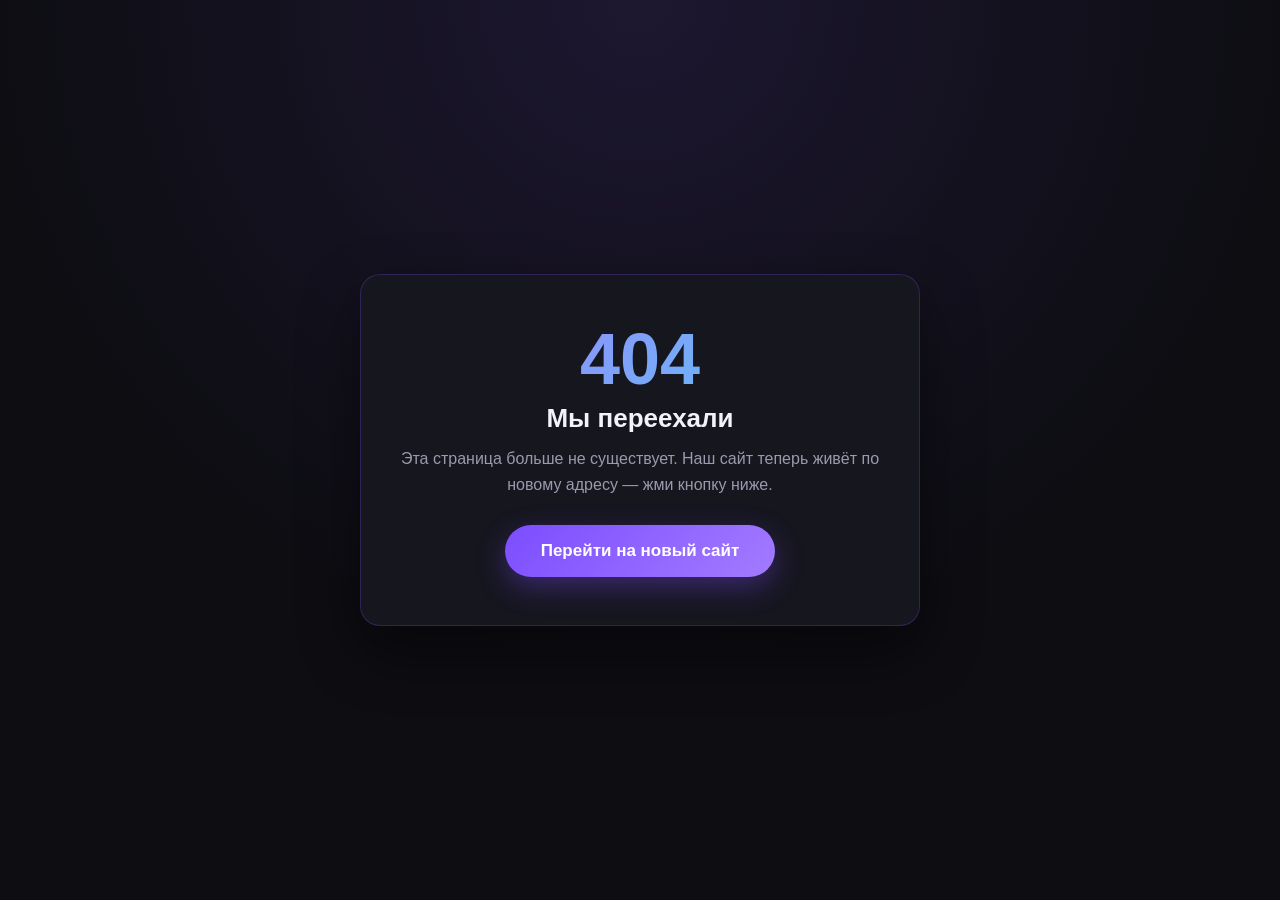
<file: index.html>
<!DOCTYPE html>
<html lang="ru">
<head>
    <meta charset="UTF-8">
    <meta name="viewport" content="width=device-width, initial-scale=1.0">
    <meta name="robots" content="noindex, follow">
    <title>404 — Мы переехали | TStudios</title>
    <style>
        :root {
            --bg: #0d0d12;
            --card: #16161f;
            --text: #f2f2f7;
            --muted: #9a9aad;
            --primary: #7c4dff;
            --primary-light: #a37bff;
        }

        * { box-sizing: border-box; }

        body {
            margin: 0;
            min-height: 100vh;
            display: flex;
            align-items: center;
            justify-content: center;
            padding: 24px;
            background: radial-gradient(circle at 50% 0%, #1d1730 0%, var(--bg) 60%);
            color: var(--text);
            font-family: "Segoe UI", Roboto, Arial, sans-serif;
            text-align: center;
        }

        .card {
            max-width: 560px;
            width: 100%;
            padding: 48px 32px;
            background: var(--card);
            border: 1px solid rgba(124, 77, 255, 0.25);
            border-radius: 20px;
            box-shadow: 0 24px 60px rgba(0, 0, 0, 0.45);
        }

        .code {
            font-size: 72px;
            font-weight: 800;
            line-height: 1;
            margin: 0 0 8px;
            background: linear-gradient(135deg, var(--primary-light), #56ccf2);
            -webkit-background-clip: text;
            background-clip: text;
            color: transparent;
        }

        h1 {
            font-size: 26px;
            margin: 0 0 12px;
        }

        p {
            margin: 0 0 28px;
            color: var(--muted);
            line-height: 1.6;
        }

        .btn {
            display: inline-block;
            padding: 16px 36px;
            border-radius: 999px;
            background: linear-gradient(135deg, var(--primary), var(--primary-light));
            color: #fff;
            font-size: 17px;
            font-weight: 600;
            text-decoration: none;
            transition: transform 0.2s ease, box-shadow 0.2s ease;
            box-shadow: 0 10px 28px rgba(124, 77, 255, 0.35);
        }

        .btn:hover,
        .btn:focus-visible {
            transform: translateY(-2px);
            box-shadow: 0 14px 34px rgba(124, 77, 255, 0.5);
        }

        @media (max-width: 480px) {
            .card { padding: 36px 20px; }
            .code { font-size: 56px; }
            h1 { font-size: 21px; }
            .btn { width: 100%; padding: 15px 24px; }
        }
    </style>
</head>
<body>
    <main class="card">
        <p class="code">404</p>
        <h1>Мы переехали</h1>
        <p>Эта страница больше не существует. Наш сайт теперь живёт по новому адресу — жми кнопку ниже.</p>
        <a class="btn" id="newSiteLink" href="https://tstudios.roll3ogurec0.workers.dev/" rel="noopener">Перейти на новый сайт</a>
    </main>
    <script>
        const NEW_SITE_URL = 'https://tstudios.roll3ogurec0.workers.dev/';
        document.getElementById('newSiteLink').href = NEW_SITE_URL;
    </script>
</body>
</html>
</file>
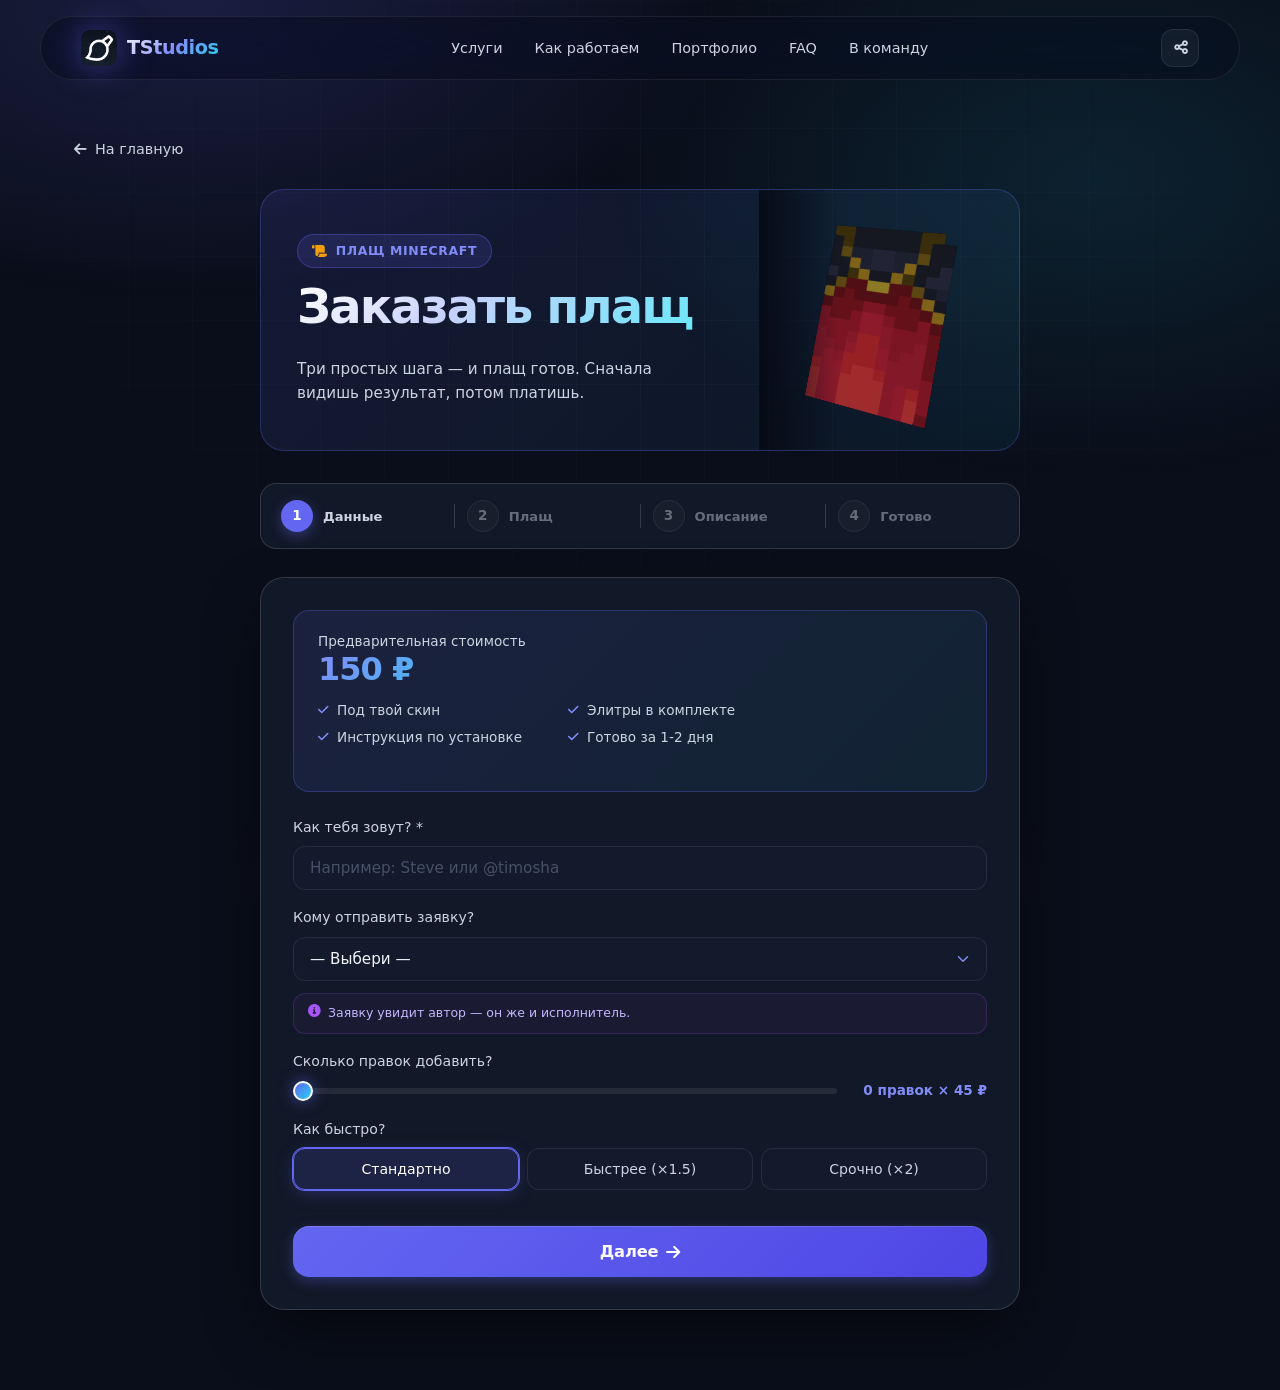
<file: order-cape.html>
<!DOCTYPE html>
<html lang="ru">
<head>
    <meta charset="UTF-8">
    <meta name="viewport" content="width=device-width, initial-scale=1.0, maximum-scale=5.0">
    <meta http-equiv="X-UA-Compatible" content="IE=edge">

    <title>Заказать плащ Minecraft — TStudios</title>
    <meta name="description" content="Заказать плащ Minecraft от TStudios. От 150 ₽, сначала результат — потом оплата.">
    <meta name="author" content="Тимошка из Москвы">
    <meta name="robots" content="index, follow">
    <link rel="canonical" href="https://timoshamoscow.github.io/tstudios/order-cape.html">

    <link rel="icon" href="logo.png" type="image/png">
    <link rel="apple-touch-icon" href="logo.png">

    <link rel="stylesheet" href="style.css">
    <link rel="stylesheet" href="https://cdnjs.cloudflare.com/ajax/libs/font-awesome/6.0.0-beta3/css/all.min.css">

<!-- Yandex.Metrika counter -->
<script type="text/javascript">
    (function(m,e,t,r,i,k,a){
        m[i]=m[i]||function(){(m[i].a=m[i].a||[]).push(arguments)};
        m[i].l=1*new Date();
        for (var j = 0; j < document.scripts.length; j++) {if (document.scripts[j].src === r) { return; }}
        k=e.createElement(t),a=e.getElementsByTagName(t)[0],k.async=1,k.src=r,a.parentNode.insertBefore(k,a)
    })(window, document,'script','https://mc.yandex.ru/metrika/tag.js?id=114146492', 'ym');

    ym(114146492, 'init', {ssr:true, webvisor:true, clickmap:true, ecommerce:"dataLayer", referrer: document.referrer, url: location.href, accurateTrackBounce:true, trackLinks:true});
</script>
<noscript><div><img src="https://mc.yandex.ru/watch/114146492" style="position:absolute; left:-9999px;" alt="" /></div></noscript>
<!-- /Yandex.Metrika counter -->
</head>
<body data-service="cape">

    <header class="header" role="banner">
        <div class="container header-container">
            <a href="index.html" class="logo-wrapper">
                <img src="logo.png" alt="TStudios" class="logo-img" width="36" height="36">
                <span class="logo-text">TStudios</span>
            </a>
            <nav class="main-nav" aria-label="Главная навигация">
                <ul>
                    <li><a href="index.html#services">Услуги</a></li>
                    <li><a href="index.html#how">Как работаем</a></li>
                    <li><a href="index.html#gallery">Портфолио</a></li>
                    <li><a href="index.html#faq">FAQ</a></li>
                    <li><a href="index.html#join">В команду</a></li>
                </ul>
            </nav>
            <div class="header-actions">
                <button type="button" class="icon-btn" id="shareBtn" aria-label="Поделиться страницей">
                    <i class="fas fa-share-alt"></i>
                </button>
                <button type="button" class="hamburger" id="hamburger" aria-label="Открыть меню" aria-expanded="false">
                    <i class="fas fa-bars"></i>
                </button>
            </div>
        </div>
    </header>

    <main class="order-page">
        <div class="container">
            <a href="index.html" class="back-link">
                <i class="fas fa-arrow-left"></i> На главную
            </a>

<div class="order-hero-banner">
    <div class="order-hero-text">
        <span class="order-hero-badge">
            <i class="fas fa-scroll"></i> Плащ Minecraft
        </span>
        <h1 class="order-hero-title">Заказать плащ</h1>
        <p class="order-hero-subtitle">Три простых шага — и плащ готов. Сначала видишь результат, потом платишь.</p>
    </div>
    <div class="order-hero-image">
        <img src="services/cape.png" alt="Плащ Minecraft" loading="lazy">
    </div>
</div>

            <div class="order-steps">
                <div class="order-step active" data-step="1">
                    <span class="order-step-num">1</span>
                    <span class="order-step-label">Данные</span>
                </div>
                <div class="order-step-sep"></div>
                <div class="order-step" data-step="2">
                    <span class="order-step-num">2</span>
                    <span class="order-step-label">Плащ</span>
                </div>
                <div class="order-step-sep"></div>
                <div class="order-step" data-step="3">
                    <span class="order-step-num">3</span>
                    <span class="order-step-label">Описание</span>
                </div>
                <div class="order-step-sep"></div>
                <div class="order-step" data-step="4">
                    <span class="order-step-num">4</span>
                    <span class="order-step-label">Готово</span>
                </div>
            </div>

            <div class="order-form-card">

                <div class="order-form-step" id="stepData">
                    <div class="order-price-banner" id="orderPricingBanner">
                        <div>
                            <div class="order-price-label">Предварительная стоимость</div>
                            <div class="order-price-value" id="orderPriceValue">150 ₽</div>
                        </div>
                        <ul class="order-features">
                            <li><i class="fas fa-check"></i> Под твой скин</li>
                            <li><i class="fas fa-check"></i> Элитры в комплекте</li>
                            <li><i class="fas fa-check"></i> Инструкция по установке</li>
                            <li><i class="fas fa-check"></i> Готово за 1-2 дня</li>
                        </ul>
                    </div>

                    <div class="order-form">
                        <div class="form-group">
                            <label for="orderName">Как тебя зовут? *</label>
                            <input type="text" id="orderName" name="name" placeholder="Например: Steve или @timosha" required maxlength="50">
                        </div>

                        <div class="form-group">
                            <label for="orderExecutor">Кому отправить заявку?</label>
<select id="orderExecutor" name="executor">
    <option value="">— Выбери —</option>
</select>
                            <div class="team-note" id="executorNote">
                                <i class="fas fa-info-circle"></i>
                                <span>Заявку увидит автор — он же и исполнитель.</span>
                            </div>
                        </div>
                        <div class="form-group">
                            <label>Сколько правок добавить?</label>
                            <div class="calc-slider">
                                <input type="range" id="orderRevisions" min="0" max="10" value="0" step="1">
                                <span class="calc-slider-value" id="orderRevisionsValue">0 правок × <span data-price="revision">45</span> ₽</span>
                            </div>
                        </div>

                        <div class="form-group">
                            <label>Как быстро?</label>
                            <div class="calc-options" id="orderUrgency">
                                <button type="button" class="calc-opt active" data-mult="1">Стандартно</button>
                                <button type="button" class="calc-opt" data-mult="1.5">Быстрее (×1.5)</button>
                                <button type="button" class="calc-opt" data-mult="2">Срочно (×2)</button>
                            </div>
                        </div>

                        <div class="order-nav">
                            <button type="button" class="btn btn-primary btn-large" id="nextBtn1">
                                Далее <i class="fas fa-arrow-right"></i>
                            </button>
                        </div>
                    </div>
                </div>

                <div class="order-form-step" id="stepDetails" hidden>
                    <div class="order-form">
                        <div class="form-group">
                            <label for="mainText">Референсы *</label>
                            <input type="text" id="mainText" name="mainText" placeholder="Твой скин для которого хочешь плащ" maxlength="120">
                        </div>
                        <div class="form-group">
                            <label for="colors">Цвета *</label>
                            <input type="text" id="colors" name="colors" placeholder="Синий + чёрный, или на твой вкус" maxlength="120">
                        </div>
                        <div class="form-group">
                            <label>Стиль *</label>
                            <div class="pose-chips">
                                <button type="button" class="pose-chip" data-pose="Минимализм">Минимализм</button>
                                <button type="button" class="pose-chip" data-pose="Неон">Неон</button>
                                <button type="button" class="pose-chip" data-pose="Пиксель-арт">Пиксель-арт</button>
                                <button type="button" class="pose-chip" data-pose="__custom"><i class="fas fa-pen"></i> Свой вариант</button>
                            </div>
                            <div class="pose-custom-input" id="customPoseWrap" hidden>
                                <input type="text" id="customPoseInput" placeholder="Опиши свой вариант" maxlength="120">
                            </div>
                        </div>
                    </div>

                    <div class="order-nav">
                        <button type="button" class="btn btn-secondary" id="backBtn2">
                            <i class="fas fa-arrow-left"></i> Назад
                        </button>
                        <button type="button" class="btn btn-primary" id="nextBtn2">
                            Далее <i class="fas fa-arrow-right"></i>
                        </button>
                    </div>
                </div>

                <div class="order-form-step" id="stepContact" hidden>
                    <div class="order-form">
                        <div class="form-group">
                            <label for="orderDesc">Опиши заказ словами *</label>
                            <textarea id="orderDesc" name="description" placeholder="Что должно быть, настроение, детали…" required maxlength="500" rows="4"></textarea>
                            <span class="form-counter" id="descCounter">0 / 500</span>
                        </div>
                        <div class="form-group">
                            <label for="orderExtra">Что-то ещё? (необязательно)</label>
                            <textarea id="orderExtra" name="extra" placeholder="Любые пожелания, не связанные с ТЗ" maxlength="300" rows="3"></textarea>
                            <span class="form-counter" id="extraCounter">0 / 300</span>
                        </div>
                    </div>

                    <div class="order-nav">
                        <button type="button" class="btn btn-secondary" id="backBtn3">
                            <i class="fas fa-arrow-left"></i> Назад
                        </button>
                        <button type="button" class="btn btn-primary" id="submitOrderBtn">
                            <i class="fas fa-paper-plane"></i> Создать заявку
                        </button>
                    </div>
                </div>

                <div class="order-form-step" id="stepResult" hidden>
                    <div class="order-success">
                        <div class="success-icon"><i class="fas fa-check-circle"></i></div>
                        <h2>Готово! Теперь отправь заявку</h2>
                        <p>Скопируй текст ниже и отправь его в Discord — ответим в течение дня</p>
                    </div>

                    <div class="result-text-wrapper">
                        <textarea id="resultText" class="result-text" readonly rows="14"></textarea>
                        <button type="button" class="copy-btn" id="copyResultBtn" aria-label="Скопировать текст заявки">
                            <i class="fas fa-copy"></i> <span>Скопировать</span>
                        </button>
                    </div>

                    <div class="result-actions">
                        <a href="index.html" class="btn btn-secondary">
                            <i class="fas fa-arrow-left"></i> На главную
                        </a>
                        <a href="https://discord.com/users/1146355058880040970" target="_blank" rel="noopener" class="btn btn-primary btn-discord" id="resultDiscordLink">
                            <i class="fab fa-discord"></i> Открыть Discord и отправить
                        </a>
                    </div>

                    <p class="result-hint">
                        <i class="fas fa-info-circle"></i> Открой Discord, вставь текст и отправь
                    </p>
                </div>
            </div>
        </div>
    </main>

    <div class="toast-container" id="toastContainer"></div>

<script>
(function () {
    var now = new Date();
    var start = new Date('2026-11-17T00:00:00');
    var end = new Date('2026-11-25T00:00:00');

    if (now >= start && now < end) {
        var link = document.createElement('link');
        link.rel = 'stylesheet';
        link.href = 'gta6.css';
        document.head.appendChild(link);
    }
})();
</script>
    
    <script src="authors.js"></script>
    <script src="services.js"></script>
    <script src="order.js"></script>
</body>
</html>
</file>
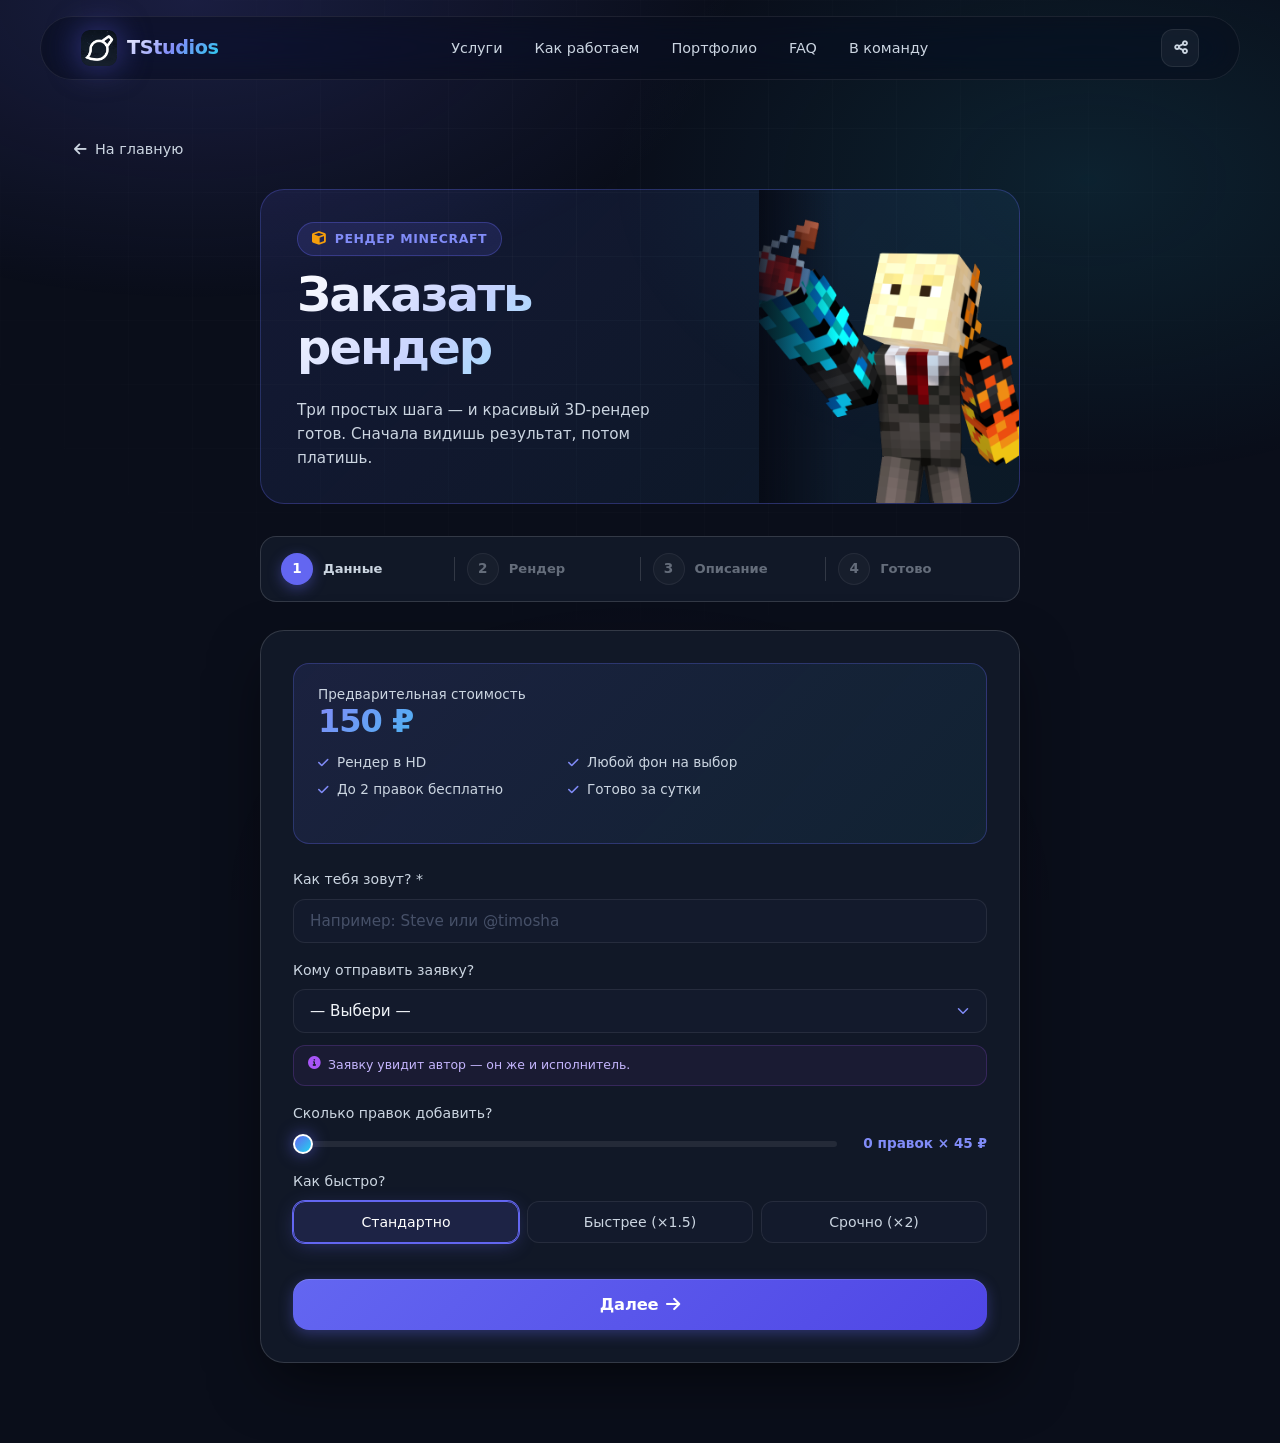
<file: order-render.html>
<!DOCTYPE html>
<html lang="ru">
<head>
    <meta charset="UTF-8">
    <meta name="viewport" content="width=device-width, initial-scale=1.0, maximum-scale=5.0">
    <meta http-equiv="X-UA-Compatible" content="IE=edge">

    <title>Заказать рендер Minecraft — TStudios</title>
    <meta name="description" content="Заказать 3D-рендер Minecraft от TStudios. От 150 ₽, готов за сутки, сначала результат — потом оплата. HD-качество от Тимошки из Москвы.">
    <meta name="author" content="Тимошка из Москвы">
    <meta name="robots" content="index, follow">
    <link rel="canonical" href="https://timoshamoscow.github.io/tstudios/order-render.html">

    <link rel="icon" href="logo.png" type="image/png">
    <link rel="apple-touch-icon" href="logo.png">

    <link rel="stylesheet" href="style.css">
    <link rel="stylesheet" href="https://cdnjs.cloudflare.com/ajax/libs/font-awesome/6.0.0-beta3/css/all.min.css">
<!-- Yandex.Metrika counter -->
<script type="text/javascript">
    (function(m,e,t,r,i,k,a){
        m[i]=m[i]||function(){(m[i].a=m[i].a||[]).push(arguments)};
        m[i].l=1*new Date();
        for (var j = 0; j < document.scripts.length; j++) {if (document.scripts[j].src === r) { return; }}
        k=e.createElement(t),a=e.getElementsByTagName(t)[0],k.async=1,k.src=r,a.parentNode.insertBefore(k,a)
    })(window, document,'script','https://mc.yandex.ru/metrika/tag.js?id=114146492', 'ym');

    ym(114146492, 'init', {ssr:true, webvisor:true, clickmap:true, ecommerce:"dataLayer", referrer: document.referrer, url: location.href, accurateTrackBounce:true, trackLinks:true});
</script>
<noscript><div><img src="https://mc.yandex.ru/watch/114146492" style="position:absolute; left:-9999px;" alt="" /></div></noscript>
<!-- /Yandex.Metrika counter -->
</head>
<body data-service="render">

    <header class="header" role="banner">
        <div class="container header-container">
            <a href="index.html" class="logo-wrapper">
                <img src="logo.png" alt="TStudios" class="logo-img" width="36" height="36">
                <span class="logo-text">TStudios</span>
            </a>
            <nav class="main-nav" aria-label="Главная навигация">
                <ul>
                    <li><a href="index.html#services">Услуги</a></li>
                    <li><a href="index.html#how">Как работаем</a></li>
                    <li><a href="index.html#gallery">Портфолио</a></li>
                    <li><a href="index.html#faq">FAQ</a></li>
                    <li><a href="index.html#join">В команду</a></li>
                </ul>
            </nav>
            <div class="header-actions">
                <button type="button" class="icon-btn" id="shareBtn" aria-label="Поделиться страницей">
                    <i class="fas fa-share-alt"></i>
                </button>
                <button type="button" class="hamburger" id="hamburger" aria-label="Открыть меню" aria-expanded="false">
                    <i class="fas fa-bars"></i>
                </button>
            </div>
        </div>
    </header>

    <main class="order-page">
        <div class="container">
            <a href="index.html" class="back-link">
                <i class="fas fa-arrow-left"></i> На главную
            </a>

<div class="order-hero-banner">
    <div class="order-hero-text">
        <span class="order-hero-badge">
            <i class="fas fa-cube"></i> Рендер Minecraft
        </span>
        <h1 class="order-hero-title">Заказать рендер</h1>
        <p class="order-hero-subtitle">Три простых шага — и красивый 3D-рендер готов. Сначала видишь результат, потом платишь.</p>
    </div>
    <div class="order-hero-image">
        <img src="services/render.png" alt="Рендер Minecraft" loading="lazy">
    </div>
</div>

            <div class="order-steps">
                <div class="order-step active" data-step="1">
                    <span class="order-step-num">1</span>
                    <span class="order-step-label">Данные</span>
                </div>
                <div class="order-step-sep"></div>
                <div class="order-step" data-step="2">
                    <span class="order-step-num">2</span>
                    <span class="order-step-label">Рендер</span>
                </div>
                <div class="order-step-sep"></div>
                <div class="order-step" data-step="3">
                    <span class="order-step-num">3</span>
                    <span class="order-step-label">Описание</span>
                </div>
                <div class="order-step-sep"></div>
                <div class="order-step" data-step="4">
                    <span class="order-step-num">4</span>
                    <span class="order-step-label">Готово</span>
                </div>
            </div>

            <div class="order-form-card">

                <!-- Шаг 1 — Данные -->
                <div class="order-form-step" id="stepData">
                    <div class="order-price-banner" id="orderPricingBanner">
                        <div>
                            <div class="order-price-label">Предварительная стоимость</div>
                            <div class="order-price-value" id="orderPriceValue">150 ₽</div>
                        </div>
                        <ul class="order-features">
                            <li><i class="fas fa-check"></i> Рендер в HD</li>
                            <li><i class="fas fa-check"></i> Любой фон на выбор</li>
                            <li><i class="fas fa-check"></i> До 2 правок бесплатно</li>
                            <li><i class="fas fa-check"></i> Готово за сутки</li>
                        </ul>
                    </div>

                    <div class="order-form">
                        <div class="form-group">
                            <label for="orderName">Как тебя зовут? *</label>
                            <input type="text" id="orderName" name="name" placeholder="Например: Steve или @timosha" required maxlength="50">
                        </div>

                        <div class="form-group">
                            <label for="orderExecutor">Кому отправить заявку?</label>
<select id="orderExecutor" name="executor">
    <option value="">— Выбери —</option>
</select>
                            <div class="team-note" id="executorNote">
                                <i class="fas fa-info-circle"></i>
                                <span>Заявку увидит автор — он же и исполнитель.</span>
                            </div>
                        </div>

                        <div class="form-group">
                            <label>Сколько правок добавить?</label>
                            <div class="calc-slider">
                                <input type="range" id="orderRevisions" min="0" max="10" value="0" step="1">
                                <span class="calc-slider-value" id="orderRevisionsValue">0 правок × <span data-price="revision">45</span> ₽</span>
                            </div>
                        </div>

                        <div class="form-group">
                            <label>Как быстро?</label>
                            <div class="calc-options" id="orderUrgency">
                                <button type="button" class="calc-opt active" data-mult="1">Стандартно</button>
                                <button type="button" class="calc-opt" data-mult="1.5">Быстрее (×1.5)</button>
                                <button type="button" class="calc-opt" data-mult="2">Срочно (×2)</button>
                            </div>
                        </div>

                        <div class="order-nav">
                            <button type="button" class="btn btn-primary btn-large" id="nextBtn1">
                                Далее <i class="fas fa-arrow-right"></i>
                            </button>
                        </div>
                    </div>
                </div>

                <!-- Шаг 2 — Рендер -->
                <div class="order-form-step" id="stepDetails" hidden>
                    <div class="order-form">

                        <div class="form-group">
                            <label>Тип рендера</label>
                            <div class="radio-group">
                                <label class="radio-item"><input type="radio" name="renderType" value="Аватарка" checked><span>Аватарка</span></label>
                                <label class="radio-item"><input type="radio" name="renderType" value="Обложка"><span>Обложка</span></label>
                                <label class="radio-item"><input type="radio" name="renderType" value="Баннер"><span>Баннер</span></label>
                            </div>
                        </div>

                        <div class="form-group">
                            <label>Поза / ракурс *</label>
                            <div class="pose-chips">
                                <button type="button" class="pose-chip" data-pose="Стоя (анфас)">Стоя (анфас)</button>
                                <button type="button" class="pose-chip" data-pose="Стоя (профиль)">Стоя (профиль)</button>
                                <button type="button" class="pose-chip" data-pose="Сидя">Сидя</button>
                                <button type="button" class="pose-chip" data-pose="В прыжке">В прыжке</button>
                                <button type="button" class="pose-chip" data-pose="С оружием в руках">С оружием</button>
                                <button type="button" class="pose-chip" data-pose="__custom"><i class="fas fa-pen"></i> Свой вариант</button>
                            </div>
                            <div class="pose-custom-input" id="customPoseWrap" hidden>
                                <input type="text" id="customPoseInput" placeholder="Опиши свою позу, например: «лежит на спине с мечом»" maxlength="120">
                            </div>
                        </div>

                        <div class="form-group">
                            <label for="renderBg">Что на фоне?</label>
                            <input type="text" id="renderBg" name="background" placeholder="Замок, космос, лес…" maxlength="100">
                        </div>

                        <div class="form-group">
                            <label for="renderMood">Атмосфера</label>
                            <input type="text" id="renderMood" name="mood" placeholder="Эпично, мрачно, мило…" maxlength="80">
                        </div>
                    </div>

                    <div class="order-nav">
                        <button type="button" class="btn btn-secondary" id="backBtn2">
                            <i class="fas fa-arrow-left"></i> Назад
                        </button>
                        <button type="button" class="btn btn-primary" id="nextBtn2">
                            Далее <i class="fas fa-arrow-right"></i>
                        </button>
                    </div>
                </div>

                <!-- Шаг 3 — Описание -->
                <div class="order-form-step" id="stepContact" hidden>
                    <div class="order-form">
                        <div class="form-group">
                            <label for="orderDesc">Опиши заказ словами *</label>
                            <textarea id="orderDesc" name="description" placeholder="Что должно быть на рендере, настроение, детали…" required maxlength="500" rows="4"></textarea>
                            <span class="form-counter" id="descCounter">0 / 500</span>
                        </div>
                        <div class="form-group">
                            <label for="orderExtra">Что-то ещё? (необязательно)</label>
                            <textarea id="orderExtra" name="extra" placeholder="Любые пожелания, не связанные с ТЗ" maxlength="300" rows="3"></textarea>
                            <span class="form-counter" id="extraCounter">0 / 300</span>
                        </div>
                    </div>

                    <div class="order-nav">
                        <button type="button" class="btn btn-secondary" id="backBtn3">
                            <i class="fas fa-arrow-left"></i> Назад
                        </button>
                        <button type="button" class="btn btn-primary" id="submitOrderBtn">
                            <i class="fas fa-paper-plane"></i> Создать заявку
                        </button>
                    </div>
                </div>

                <!-- Шаг 4 — Готово -->
                <div class="order-form-step" id="stepResult" hidden>
                    <div class="order-success">
                        <div class="success-icon"><i class="fas fa-check-circle"></i></div>
                        <h2>Готово! Теперь отправь заявку</h2>
                        <p>Скопируй текст ниже и отправь его в Discord — ответим в течение дня</p>
                    </div>

                    <div class="result-text-wrapper">
                        <textarea id="resultText" class="result-text" readonly rows="14"></textarea>
                        <button type="button" class="copy-btn" id="copyResultBtn" aria-label="Скопировать текст заявки">
                            <i class="fas fa-copy"></i> <span>Скопировать</span>
                        </button>
                    </div>

                    <div class="result-actions">
                        <a href="index.html" class="btn btn-secondary">
                            <i class="fas fa-arrow-left"></i> На главную
                        </a>
                        <a href="https://discord.com/users/1146355058880040970" target="_blank" rel="noopener" class="btn btn-primary btn-discord" id="resultDiscordLink">
                            <i class="fab fa-discord"></i> Открыть Discord и отправить
                        </a>
                    </div>

                    <p class="result-hint">
                        <i class="fas fa-info-circle"></i> Открой Discord, вставь текст и отправь
                    </p>
                </div>
            </div>
        </div>
    </main>

    <div class="toast-container" id="toastContainer"></div>

<script>
(function () {
    var now = new Date();
    var start = new Date('2026-11-17T00:00:00');
    var end = new Date('2026-11-25T00:00:00');

    if (now >= start && now < end) {
        var link = document.createElement('link');
        link.rel = 'stylesheet';
        link.href = 'gta6.css';
        document.head.appendChild(link);
    }
})();
</script>

    <script src="authors.js"></script>
    <script src="services.js"></script>
    <script src="order.js"></script>
</body>
</html>
</file>
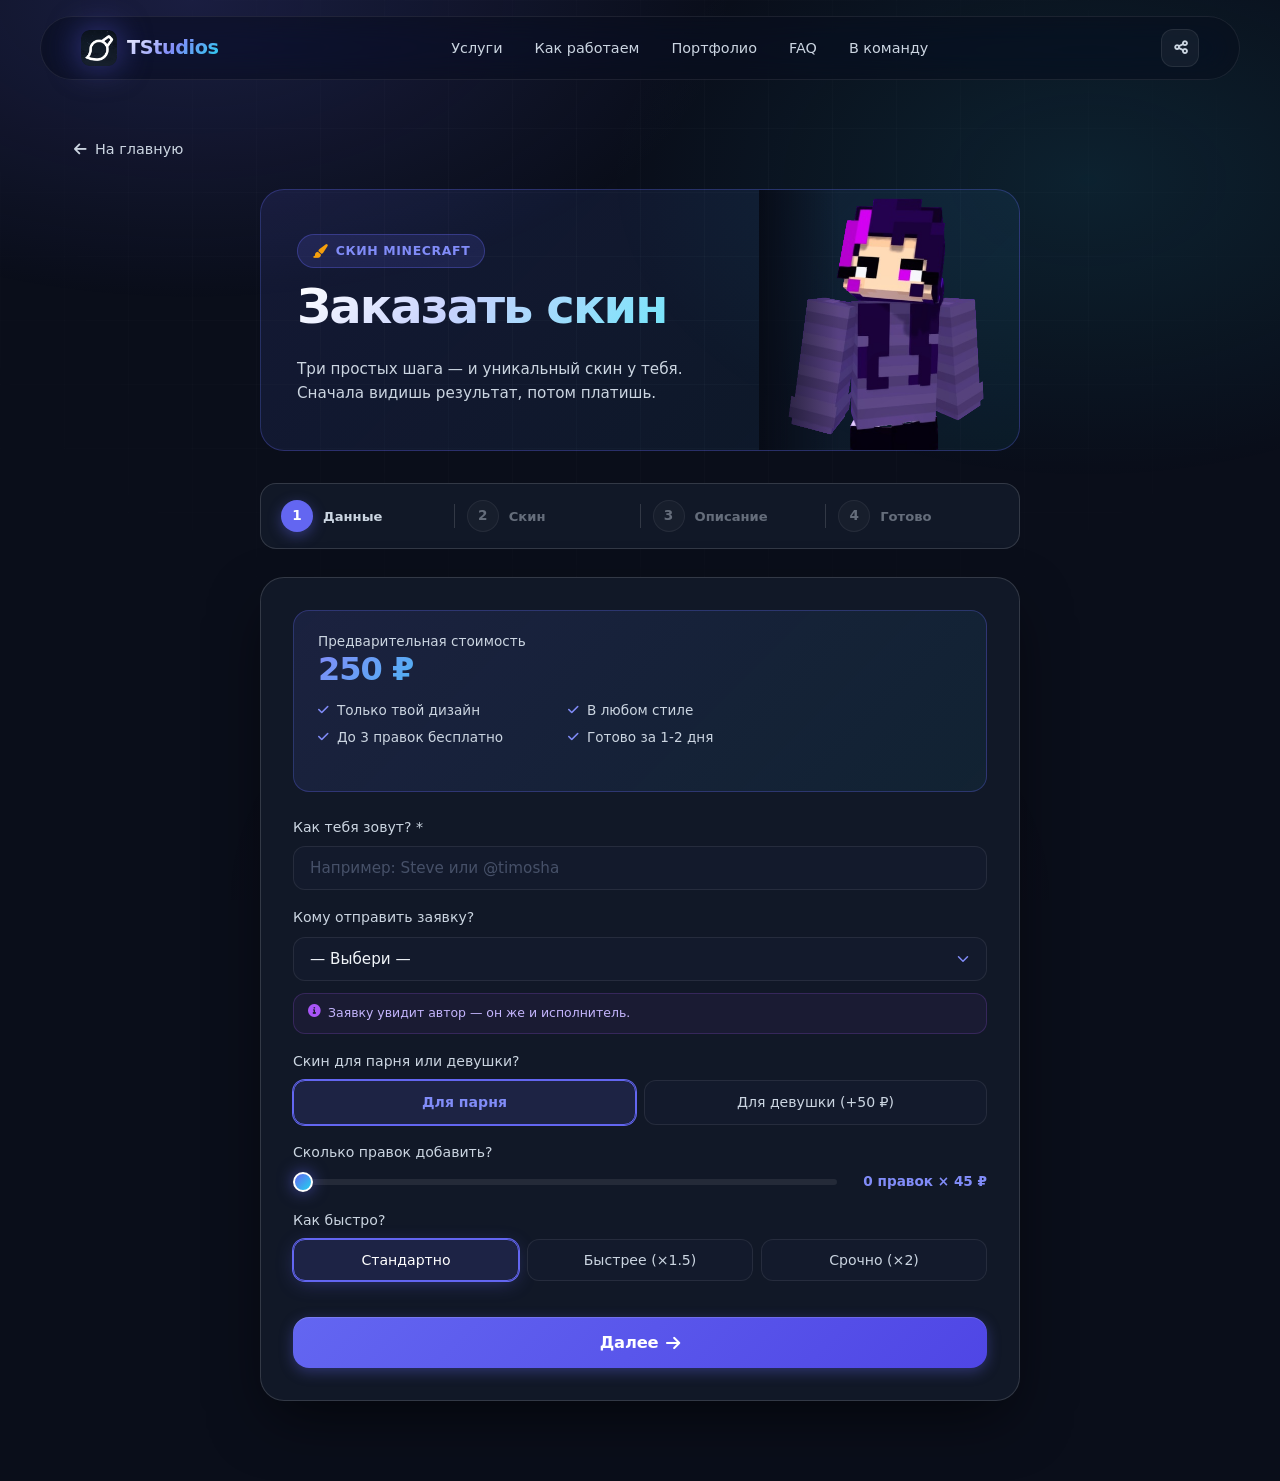
<file: order-skin.html>
<!DOCTYPE html>
<html lang="ru">
<head>
    <meta charset="UTF-8">
    <meta name="viewport" content="width=device-width, initial-scale=1.0, maximum-scale=5.0">
    <meta http-equiv="X-UA-Compatible" content="IE=edge">

    <title>Заказать скин Minecraft — TStudios</title>
    <meta name="description" content="Заказать уникальный скин Minecraft от TStudios. От 250 ₽, срок 1-2 дня, сначала результат — потом оплата. Индивидуальный дизайн от Тимошки из Москвы.">
    <meta name="author" content="Тимошка из Москвы">
    <meta name="robots" content="index, follow">
    <link rel="canonical" href="https://timoshamoscow.github.io/tstudios/order-skin.html">

    <link rel="icon" href="logo.png" type="image/png">
    <link rel="apple-touch-icon" href="logo.png">

    <link rel="stylesheet" href="style.css">
    <link rel="stylesheet" href="https://cdnjs.cloudflare.com/ajax/libs/font-awesome/6.0.0-beta3/css/all.min.css">
<!-- Yandex.Metrika counter -->
<script type="text/javascript">
    (function(m,e,t,r,i,k,a){
        m[i]=m[i]||function(){(m[i].a=m[i].a||[]).push(arguments)};
        m[i].l=1*new Date();
        for (var j = 0; j < document.scripts.length; j++) {if (document.scripts[j].src === r) { return; }}
        k=e.createElement(t),a=e.getElementsByTagName(t)[0],k.async=1,k.src=r,a.parentNode.insertBefore(k,a)
    })(window, document,'script','https://mc.yandex.ru/metrika/tag.js?id=114146492', 'ym');

    ym(114146492, 'init', {ssr:true, webvisor:true, clickmap:true, ecommerce:"dataLayer", referrer: document.referrer, url: location.href, accurateTrackBounce:true, trackLinks:true});
</script>
<noscript><div><img src="https://mc.yandex.ru/watch/114146492" style="position:absolute; left:-9999px;" alt="" /></div></noscript>
<!-- /Yandex.Metrika counter -->
</head>
<body data-service="skin">

    <header class="header" role="banner">
        <div class="container header-container">
            <a href="index.html" class="logo-wrapper">
                <img src="logo.png" alt="TStudios" class="logo-img" width="36" height="36">
                <span class="logo-text">TStudios</span>
            </a>
            <nav class="main-nav" aria-label="Главная навигация">
                <ul>
                    <li><a href="index.html#services">Услуги</a></li>
                    <li><a href="index.html#how">Как работаем</a></li>
                    <li><a href="index.html#gallery">Портфолио</a></li>
                    <li><a href="index.html#faq">FAQ</a></li>
                    <li><a href="index.html#join">В команду</a></li>
                </ul>
            </nav>
            <div class="header-actions">
                <button type="button" class="icon-btn" id="shareBtn" aria-label="Поделиться страницей">
                    <i class="fas fa-share-alt"></i>
                </button>
                <button type="button" class="hamburger" id="hamburger" aria-label="Открыть меню" aria-expanded="false">
                    <i class="fas fa-bars"></i>
                </button>
            </div>
        </div>
    </header>

    <main class="order-page">
        <div class="container">
            <a href="index.html" class="back-link">
                <i class="fas fa-arrow-left"></i> На главную
            </a>

<div class="order-hero-banner">
    <div class="order-hero-text">
        <span class="order-hero-badge">
            <i class="fas fa-paint-brush"></i> Скин Minecraft
        </span>
        <h1 class="order-hero-title">Заказать скин</h1>
        <p class="order-hero-subtitle">Три простых шага — и уникальный скин у тебя. Сначала видишь результат, потом платишь.</p>
    </div>
    <div class="order-hero-image">
        <img src="services/skin.png" alt="Скин Minecraft" loading="lazy">
    </div>
</div>

            <div class="order-steps">
                <div class="order-step active" data-step="1">
                    <span class="order-step-num">1</span>
                    <span class="order-step-label">Данные</span>
                </div>
                <div class="order-step-sep"></div>
                <div class="order-step" data-step="2">
                    <span class="order-step-num">2</span>
                    <span class="order-step-label">Скин</span>
                </div>
                <div class="order-step-sep"></div>
                <div class="order-step" data-step="3">
                    <span class="order-step-num">3</span>
                    <span class="order-step-label">Описание</span>
                </div>
                <div class="order-step-sep"></div>
                <div class="order-step" data-step="4">
                    <span class="order-step-num">4</span>
                    <span class="order-step-label">Готово</span>
                </div>
            </div>

            <div class="order-form-card">

                <!-- Шаг 1 — Данные -->
                <div class="order-form-step" id="stepData">
                    <div class="order-price-banner" id="orderPricingBanner">
                        <div>
                            <div class="order-price-label">Предварительная стоимость</div>
                            <div class="order-price-value" id="orderPriceValue">250 ₽</div>
                        </div>
                        <ul class="order-features">
                            <li><i class="fas fa-check"></i> Только твой дизайн</li>
                            <li><i class="fas fa-check"></i> В любом стиле</li>
                            <li><i class="fas fa-check"></i> До 3 правок бесплатно</li>
                            <li><i class="fas fa-check"></i> Готово за 1-2 дня</li>
                        </ul>
                    </div>

                    <div class="order-form">
                        <div class="form-group">
                            <label for="orderName">Как тебя зовут? *</label>
                            <input type="text" id="orderName" name="name" placeholder="Например: Steve или @timosha" required maxlength="50">
                        </div>

                        <div class="form-group">
                            <label for="orderExecutor">Кому отправить заявку?</label>
<select id="orderExecutor" name="executor">
    <option value="">— Выбери —</option>
</select>
                            <div class="team-note" id="executorNote">
                                <i class="fas fa-info-circle"></i>
                                <span>Заявку увидит автор — он же и исполнитель.</span>
                            </div>
                        </div>

                        <div class="form-group">
                            <label>Скин для парня или девушки?</label>
                            <div class="radio-group">
                                <label class="radio-item"><input type="radio" name="skinGender" value="Мужской" checked><span>Для парня</span></label>
                                <label class="radio-item"><input type="radio" name="skinGender" value="Женский"><span>Для девушки (+50 ₽)</span></label>
                            </div>
                        </div>

                        <div class="form-group">
                            <label>Сколько правок добавить?</label>
                            <div class="calc-slider">
                                <input type="range" id="orderRevisions" min="0" max="10" value="0" step="1">
                                <span class="calc-slider-value" id="orderRevisionsValue">0 правок × <span data-price="revision">45</span> ₽</span>
                            </div>
                        </div>

                        <div class="form-group">
                            <label>Как быстро?</label>
                            <div class="calc-options" id="orderUrgency">
                                <button type="button" class="calc-opt active" data-mult="1">Стандартно</button>
                                <button type="button" class="calc-opt" data-mult="1.5">Быстрее (×1.5)</button>
                                <button type="button" class="calc-opt" data-mult="2">Срочно (×2)</button>
                            </div>
                        </div>

                        <div class="order-nav">
                            <button type="button" class="btn btn-primary btn-large" id="nextBtn1">
                                Далее <i class="fas fa-arrow-right"></i>
                            </button>
                        </div>
                    </div>
                </div>

                <!-- Шаг 2 — Скин -->
                <div class="order-form-step" id="stepDetails" hidden>
                    <div class="order-form">
                        <div class="form-group">
                            <label for="skinTheme">Какая тема? *</label>
                            <input type="text" id="skinTheme" name="theme" placeholder="Рыцарь, киберпанк, космос…" maxlength="80">
                        </div>
                        <div class="form-group">
                            <label for="skinColors">Какие цвета?</label>
                            <input type="text" id="skinColors" name="colors" placeholder="Синий + чёрный, или на твой вкус" maxlength="80">
                        </div>
                        <div class="form-group">
                            <label for="skinRefs">Есть примеры? (ссылки)</label>
                            <input type="text" id="skinRefs" name="refs" placeholder="Ссылки на картинки, которые нравятся" maxlength="200">
                        </div>
                    </div>

                    <div class="order-nav">
                        <button type="button" class="btn btn-secondary" id="backBtn2">
                            <i class="fas fa-arrow-left"></i> Назад
                        </button>
                        <button type="button" class="btn btn-primary" id="nextBtn2">
                            Далее <i class="fas fa-arrow-right"></i>
                        </button>
                    </div>
                </div>

                <!-- Шаг 3 — Описание -->
                <div class="order-form-step" id="stepContact" hidden>
                    <div class="order-form">
                        <div class="form-group">
                            <label for="orderDesc">Опиши заказ словами *</label>
                            <textarea id="orderDesc" name="description" placeholder="Что должно быть на скине, настроение, детали…" required maxlength="500" rows="4"></textarea>
                            <span class="form-counter" id="descCounter">0 / 500</span>
                        </div>
                        <div class="form-group">
                            <label for="orderExtra">Что-то ещё? (необязательно)</label>
                            <textarea id="orderExtra" name="extra" placeholder="Любые пожелания, не связанные с ТЗ" maxlength="300" rows="3"></textarea>
                            <span class="form-counter" id="extraCounter">0 / 300</span>
                        </div>
                    </div>

                    <div class="order-nav">
                        <button type="button" class="btn btn-secondary" id="backBtn3">
                            <i class="fas fa-arrow-left"></i> Назад
                        </button>
                        <button type="button" class="btn btn-primary" id="submitOrderBtn">
                            <i class="fas fa-paper-plane"></i> Создать заявку
                        </button>
                    </div>
                </div>

                <!-- Шаг 4 — Готово -->
                <div class="order-form-step" id="stepResult" hidden>
                    <div class="order-success">
                        <div class="success-icon"><i class="fas fa-check-circle"></i></div>
                        <h2>Готово! Теперь отправь заявку</h2>
                        <p>Скопируй текст ниже и отправь его в Discord — ответим в течение дня</p>
                    </div>

                    <div class="result-text-wrapper">
                        <textarea id="resultText" class="result-text" readonly rows="14"></textarea>
                        <button type="button" class="copy-btn" id="copyResultBtn" aria-label="Скопировать текст заявки">
                            <i class="fas fa-copy"></i> <span>Скопировать</span>
                        </button>
                    </div>

                    <div class="result-actions">
                        <a href="index.html" class="btn btn-secondary">
                            <i class="fas fa-arrow-left"></i> На главную
                        </a>
                        <a href="https://discord.com/users/1146355058880040970" target="_blank" rel="noopener" class="btn btn-primary btn-discord" id="resultDiscordLink">
                            <i class="fab fa-discord"></i> Открыть Discord и отправить
                        </a>
                    </div>

                    <p class="result-hint">
                        <i class="fas fa-info-circle"></i> Открой Discord, вставь текст и отправь
                    </p>
                </div>
            </div>
        </div>
    </main>

    <div class="toast-container" id="toastContainer"></div>

<script>
(function () {
    var now = new Date();
    var start = new Date('2026-11-17T00:00:00');
    var end = new Date('2026-11-25T00:00:00');

    if (now >= start && now < end) {
        var link = document.createElement('link');
        link.rel = 'stylesheet';
        link.href = 'gta6.css';
        document.head.appendChild(link);
    }
})();
</script>

    <script src="authors.js"></script>
    <script src="services.js"></script>
    <script src="order.js"></script>
</body>
</html>
</file>
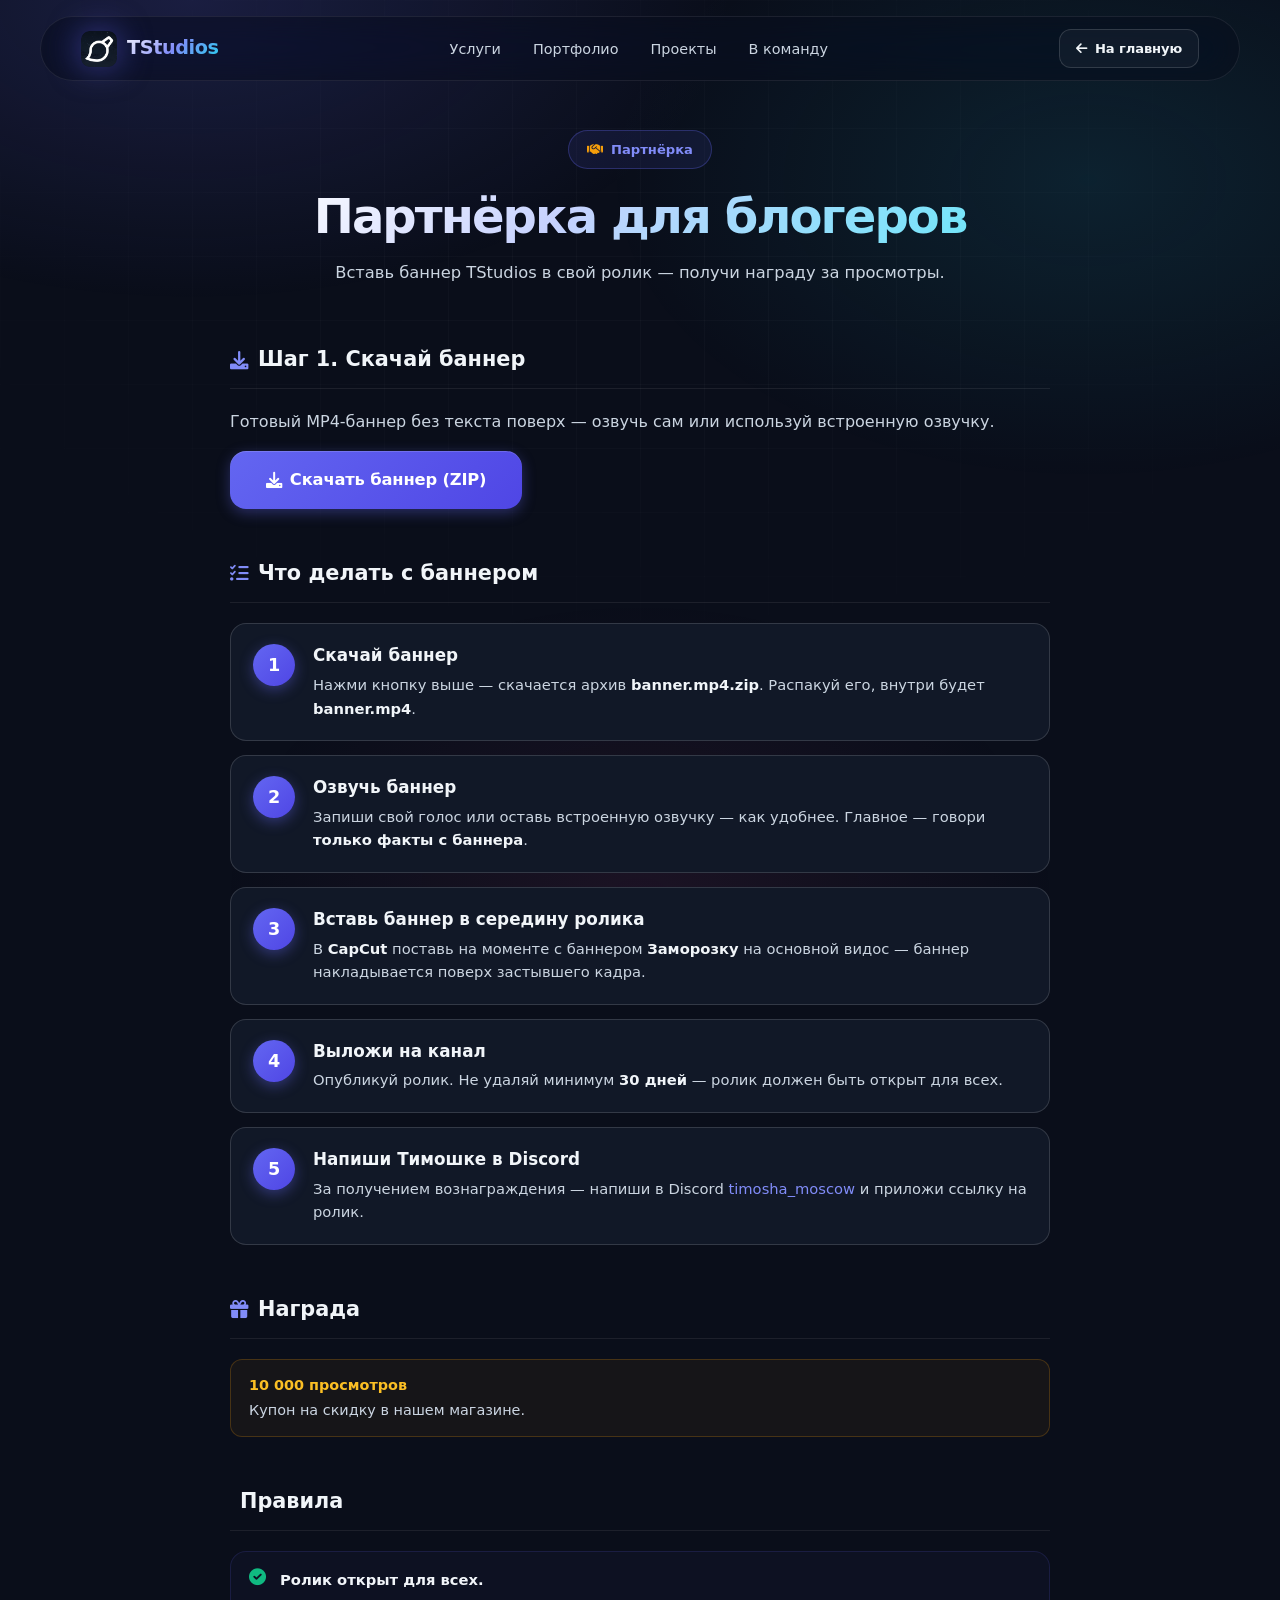
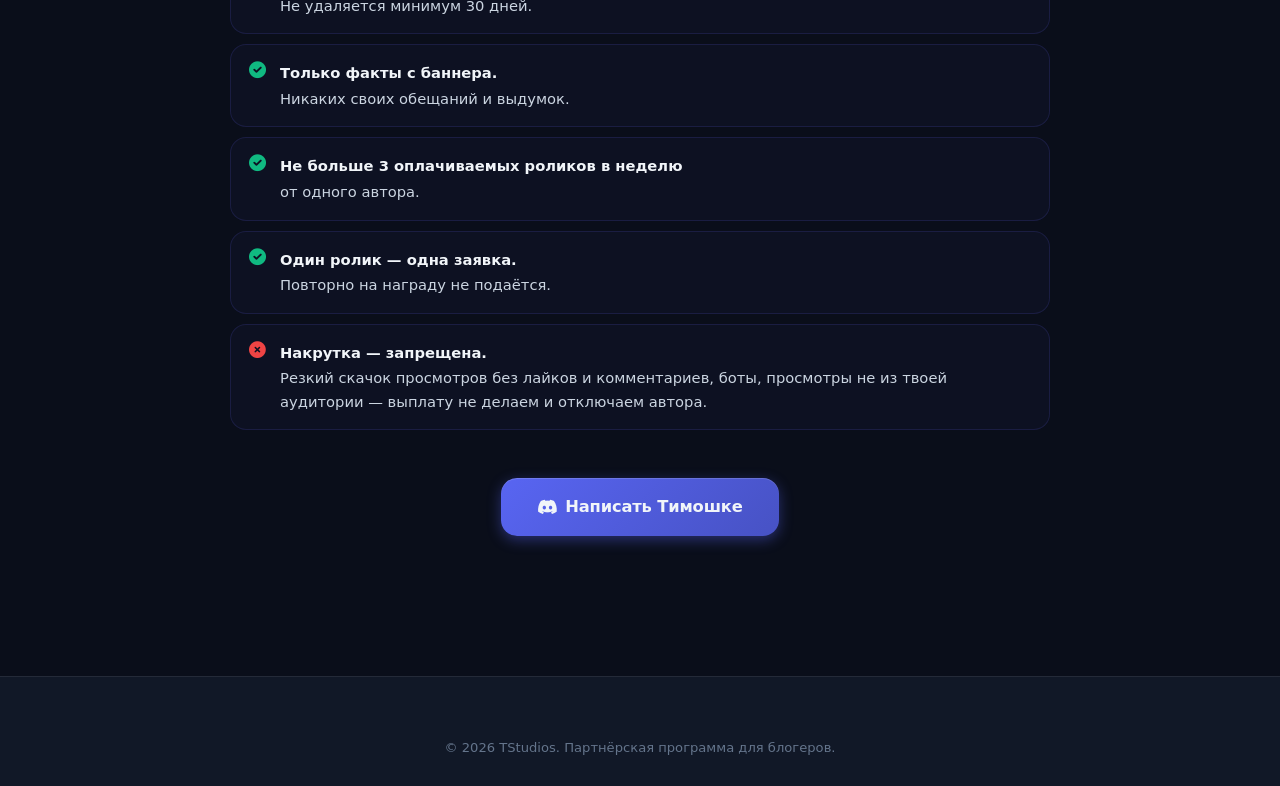
<file: partners.html>
<!DOCTYPE html>
<html lang="ru">
<head>
<meta charset="UTF-8">
<meta name="viewport" content="width=device-width, initial-scale=1.0">
<title>Партнёрка для блогеров — TStudios</title>
<meta name="description" content="Партнёрка TStudios: скачай баннер, вставь в ролик, получи награду за просмотры.">
<meta name="robots" content="index, follow">
<link rel="canonical" href="https://timoshamoscow.github.io/tstudios/partners.html">
<link rel="icon" href="logo.png" type="image/png">
<link rel="stylesheet" href="style.css">
<link rel="stylesheet" href="https://cdnjs.cloudflare.com/ajax/libs/font-awesome/6.0.0-beta3/css/all.min.css">
</head>
<body class="team-page">

<header class="header" role="banner">
    <div class="container header-container">
        <a href="index.html" class="logo-wrapper">
            <img src="logo.png" alt="TStudios" class="logo-img" width="36" height="36">
            <span class="logo-text">TStudios</span>
        </a>
        <nav class="main-nav" aria-label="Главная навигация">
            <ul>
                <li><a href="index.html#services">Услуги</a></li>
                <li><a href="index.html#gallery">Портфолио</a></li>
                <li><a href="index.html#projects">Проекты</a></li>
                <li><a href="index.html#join">В команду</a></li>
            </ul>
        </nav>
        <div class="header-actions">
            <a href="index.html" class="btn btn-secondary btn-sm">
                <i class="fas fa-arrow-left"></i> На главную
            </a>
            <button type="button" class="hamburger" id="hamburger" aria-label="Открыть меню" aria-expanded="false">
                <i class="fas fa-bars"></i>
            </button>
        </div>
    </div>
</header>

<main class="team-main">
    <div class="container">

        <div class="team-hero">
            <span class="team-hero-badge">
                <i class="fas fa-handshake"></i> Партнёрка
            </span>
            <h1>Партнёрка для блогеров</h1>
            <p>Вставь баннер TStudios в свой ролик — получи награду за просмотры.</p>
        </div>

        <!-- СКАЧАТЬ БАННЕР -->
        <section class="team-section">
            <h2 class="team-section-title">
                <i class="fas fa-download"></i> Шаг 1. Скачай баннер
            </h2>
            <p style="color:var(--text-soft);margin-bottom:16px;">
                Готовый MP4-баннер без текста поверх — озвучь сам или используй встроенную озвучку.
            </p>
            <a href="banner.mp4.zip" download class="btn btn-primary btn-large">
                <i class="fas fa-download"></i> Скачать баннер (ZIP)
            </a>
        </section>

        <!-- ИНСТРУКЦИЯ -->
        <section class="team-section">
            <h2 class="team-section-title">
                <i class="fas fa-list-check"></i> Что делать с баннером
            </h2>
            <ol class="team-steps">
                <li class="team-step">
                    <div class="team-step-num">1</div>
                    <div class="team-step-content">
                        <h3>Скачай баннер</h3>
                        <p>Нажми кнопку выше — скачается архив <strong>banner.mp4.zip</strong>. Распакуй его, внутри будет <strong>banner.mp4</strong>.</p>
                    </div>
                </li>
                <li class="team-step">
                    <div class="team-step-num">2</div>
                    <div class="team-step-content">
                        <h3>Озвучь баннер</h3>
                        <p>Запиши свой голос или оставь встроенную озвучку — как удобнее. Главное — говори <strong>только факты с баннера</strong>.</p>
                    </div>
                </li>
                <li class="team-step">
                    <div class="team-step-num">3</div>
                    <div class="team-step-content">
                        <h3>Вставь баннер в середину ролика</h3>
                        <p>В <strong>CapCut</strong> поставь на моменте с баннером <strong>Заморозку</strong> на основной видос — баннер накладывается поверх застывшего кадра.</p>
                    </div>
                </li>
                <li class="team-step">
                    <div class="team-step-num">4</div>
                    <div class="team-step-content">
                        <h3>Выложи на канал</h3>
                        <p>Опубликуй ролик. Не удаляй минимум <strong>30 дней</strong> — ролик должен быть открыт для всех.</p>
                    </div>
                </li>
                <li class="team-step">
                    <div class="team-step-num">5</div>
                    <div class="team-step-content">
                        <h3>Напиши Тимошке в Discord</h3>
                        <p>За получением вознаграждения — напиши в Discord <a href="https://discord.com/users/1146355058880040970" target="_blank" rel="noopener" style="color:var(--primary-light);">timosha_moscow</a> и приложи ссылку на ролик.</p>
                    </div>
                </li>
            </ol>
        </section>

        <!-- НАГРАДА -->
        <section class="team-section">
            <h2 class="team-section-title">
                <i class="fas fa-gift"></i> Награда
            </h2>
            <ul class="team-troubles">
                <li>
                    <strong>10 000 просмотров</strong>
                    Купон на скидку в нашем магазине.
                </li>
            </ul>
        </section>

        <!-- ПРАВИЛА -->
        <section class="team-section">
            <h2 class="team-section-title">
                <i class="fas fa-shield-halved"></i> Правила
            </h2>
            <ul class="team-rules">
                <li class="team-rule">
                    <i class="fas fa-check-circle"></i>
                    <div><strong>Ролик открыт для всех.</strong> Не удаляется минимум 30 дней.</div>
                </li>
                <li class="team-rule">
                    <i class="fas fa-check-circle"></i>
                    <div><strong>Только факты с баннера.</strong> Никаких своих обещаний и выдумок.</div>
                </li>
                <li class="team-rule">
                    <i class="fas fa-check-circle"></i>
                    <div><strong>Не больше 3 оплачиваемых роликов в неделю</strong> от одного автора.</div>
                </li>
                <li class="team-rule">
                    <i class="fas fa-check-circle"></i>
                    <div><strong>Один ролик — одна заявка.</strong> Повторно на награду не подаётся.</div>
                </li>
                <li class="team-rule">
                    <i class="fas fa-times-circle" style="color:var(--danger);"></i>
                    <div>
                        <strong>Накрутка — запрещена.</strong>
                        Резкий скачок просмотров без лайков и комментариев, боты, просмотры не из твоей аудитории — выплату не делаем и отключаем автора.
                    </div>
                </li>
            </ul>
        </section>

        <div class="team-back">
            <a href="https://discord.com/users/1146355058880040970" target="_blank" rel="noopener" class="btn btn-discord btn-large">
                <i class="fab fa-discord"></i> Написать Тимошке
            </a>
        </div>

    </div>
</main>

<footer class="footer" role="contentinfo">
    <div class="container">
        <div class="footer-bottom" style="justify-content: center; text-align: center;">
            <p class="footer-copy">&copy; 2026 TStudios. Партнёрская программа для блогеров.</p>
        </div>
    </div>
</footer>

<script>
(function () {
    var now = new Date();
    var start = new Date('2026-11-17T00:00:00');
    var end = new Date('2026-11-25T00:00:00');

    if (now >= start && now < end) {
        var link = document.createElement('link');
        link.rel = 'stylesheet';
        link.href = 'gta6.css';
        document.head.appendChild(link);
    }
})();
</script>

<script src="authors.js"></script>
<script src="services.js"></script>
<script src="script.js"></script>
</body>
</html>
</file>
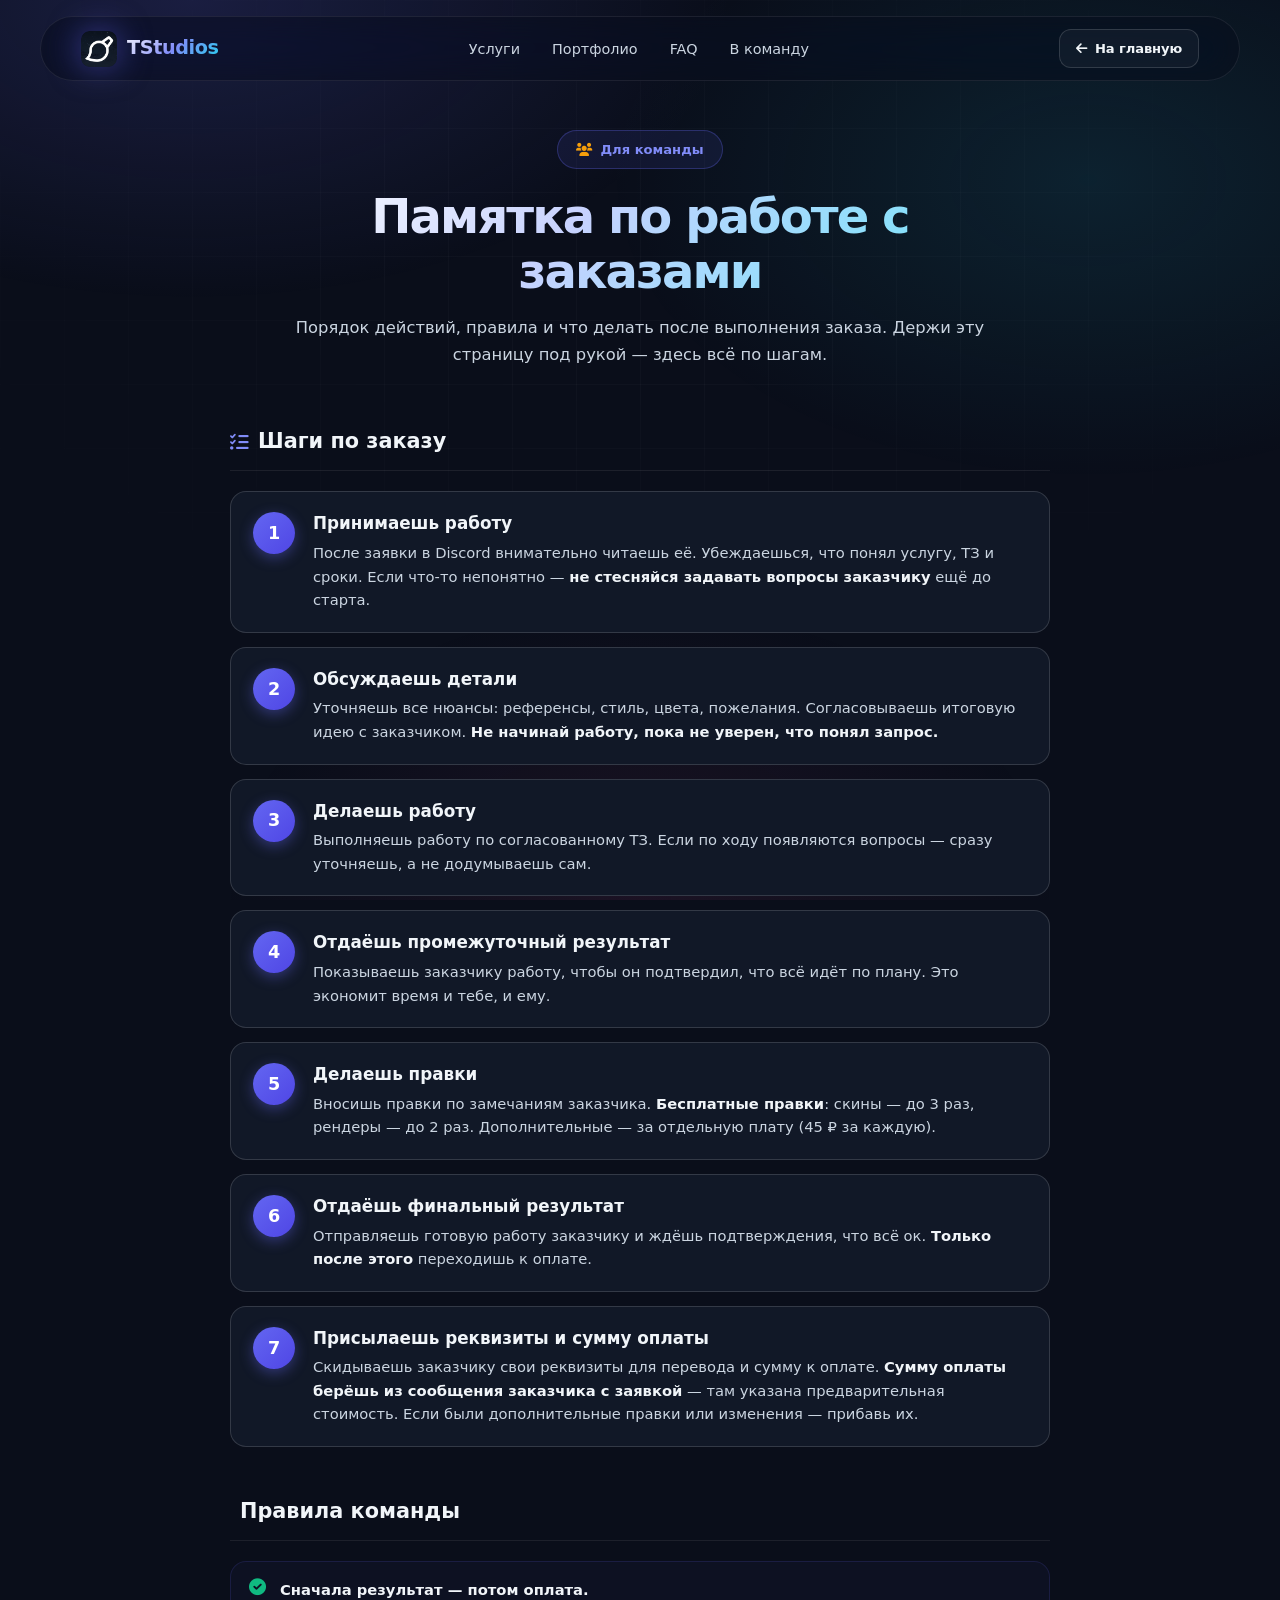
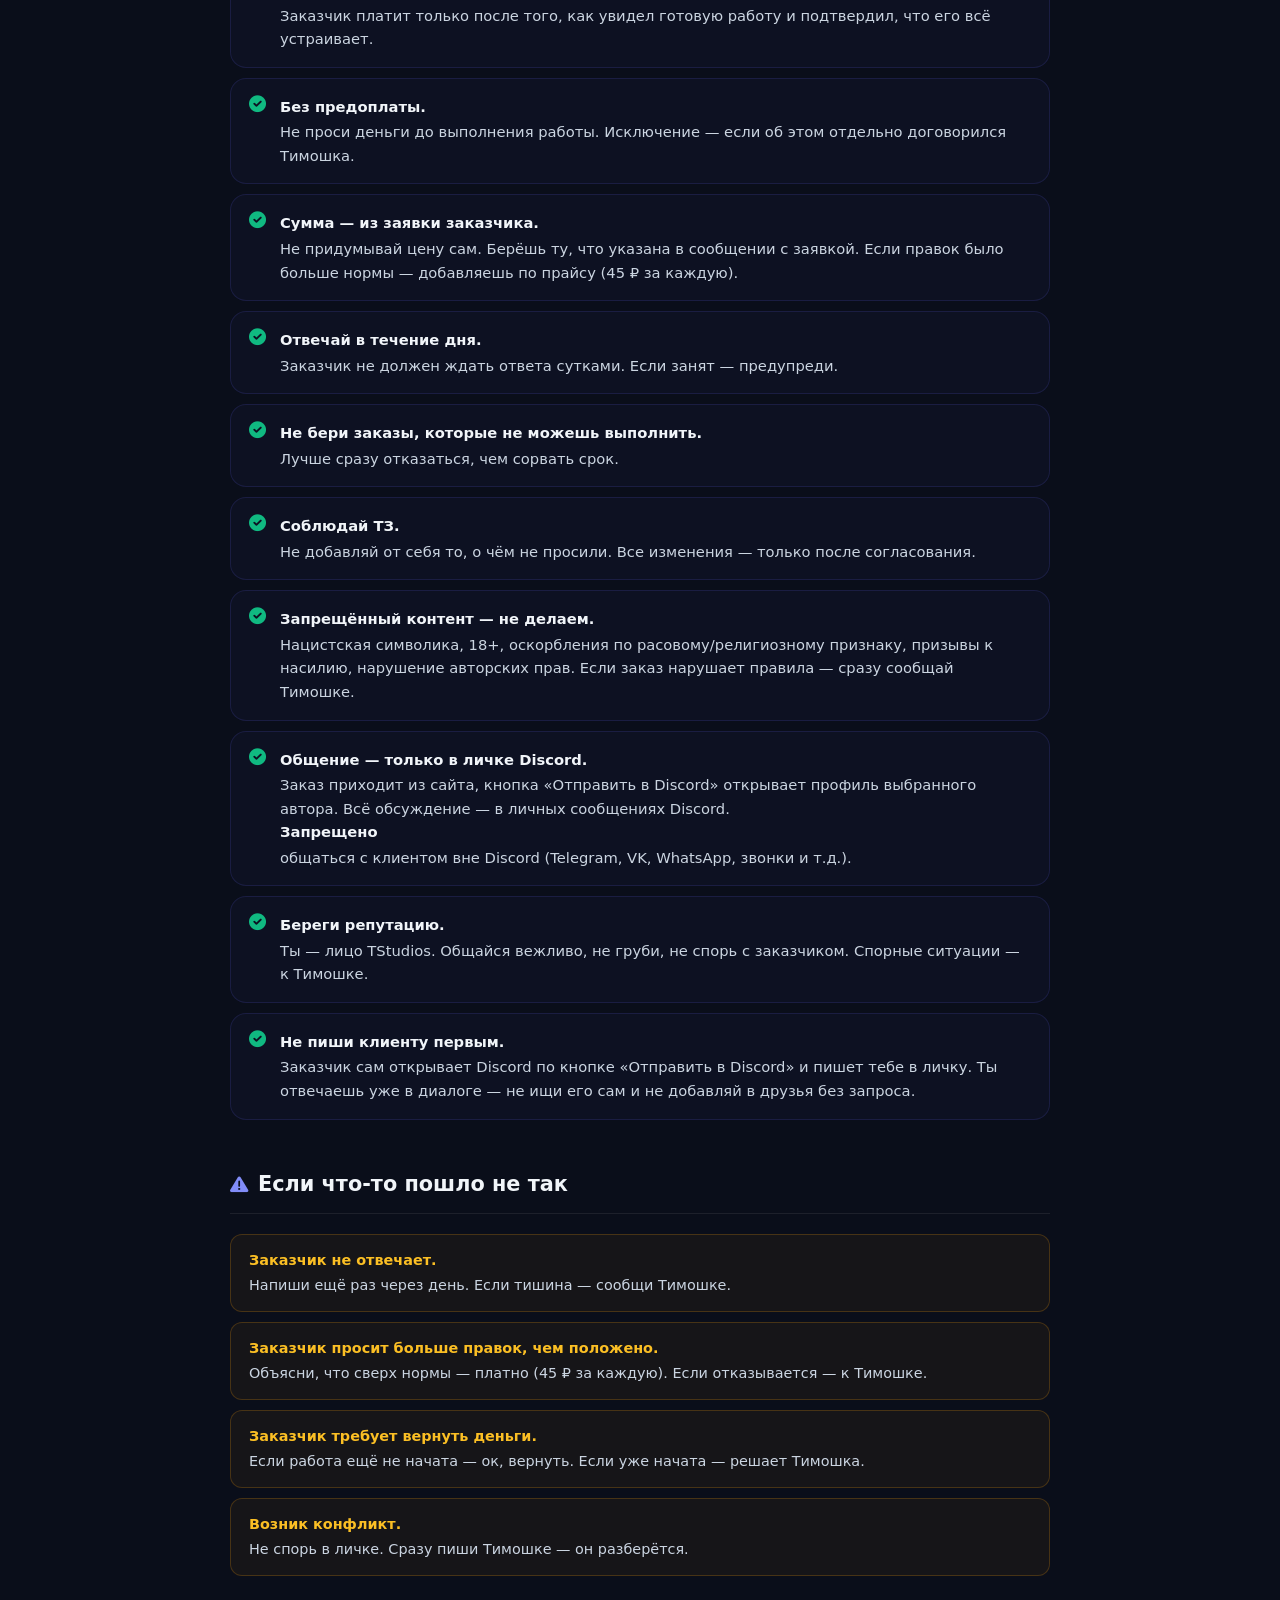
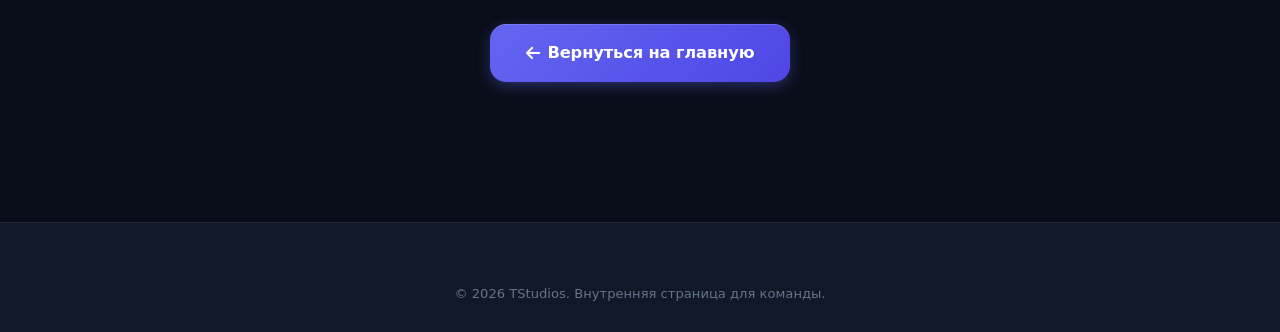
<file: team.html>
<!DOCTYPE html>
<html lang="ru">
<head>
    <meta charset="UTF-8">
    <meta name="viewport" content="width=device-width, initial-scale=1.0, maximum-scale=5.0">
    <meta http-equiv="X-UA-Compatible" content="IE=edge">

    <title>Для команды — TStudios</title>
    <meta name="description" content="Памятка для команды TStudios: порядок работы с заказами, правила и реквизиты.">
    <meta name="robots" content="noindex, nofollow">
    <link rel="canonical" href="https://timoshamoscow.github.io/tstudios/team.html">

    <link rel="icon" href="logo.png" type="image/png">
    <link rel="apple-touch-icon" href="logo.png">

    <link rel="stylesheet" href="style.css">
    <link rel="stylesheet" href="https://cdnjs.cloudflare.com/ajax/libs/font-awesome/6.0.0-beta3/css/all.min.css">
</head>
<body class="team-page">

    <header class="header" role="banner">
        <div class="container header-container">
            <a href="index.html" class="logo-wrapper">
                <img src="logo.png" alt="TStudios" class="logo-img" width="36" height="36">
                <span class="logo-text">TStudios</span>
            </a>
            <nav class="main-nav" aria-label="Главная навигация">
                <ul>
                    <li><a href="index.html#services">Услуги</a></li>
                    <li><a href="index.html#gallery">Портфолио</a></li>
                    <li><a href="index.html#faq">FAQ</a></li>
                    <li><a href="index.html#join">В команду</a></li>
                </ul>
            </nav>
            <div class="header-actions">
                <a href="index.html" class="btn btn-secondary btn-sm">
                    <i class="fas fa-arrow-left"></i> На главную
                </a>
                <button type="button" class="hamburger" id="hamburger" aria-label="Открыть меню" aria-expanded="false">
                    <i class="fas fa-bars"></i>
                </button>
            </div>
        </div>
    </header>

    <main class="team-main">
        <div class="container">

            <div class="team-hero">
                <span class="team-hero-badge">
                    <i class="fas fa-users"></i> Для команды
                </span>
                <h1>Памятка по работе с заказами</h1>
                <p>Порядок действий, правила и что делать после выполнения заказа. Держи эту страницу под рукой — здесь всё по шагам.</p>
            </div>

            <!-- ШАГИ -->
            <section class="team-section">
                <h2 class="team-section-title">
                    <i class="fas fa-list-check"></i> Шаги по заказу
                </h2>

                <ol class="team-steps">
                    <li class="team-step">
                        <div class="team-step-num">1</div>
                        <div class="team-step-content">
                            <h3>Принимаешь работу</h3>
                            <p>После заявки в Discord внимательно читаешь её. Убеждаешься, что понял услугу, ТЗ и сроки. Если что-то непонятно — <strong>не стесняйся задавать вопросы заказчику</strong> ещё до старта.</p>
                        </div>
                    </li>

                    <li class="team-step">
                        <div class="team-step-num">2</div>
                        <div class="team-step-content">
                            <h3>Обсуждаешь детали</h3>
                            <p>Уточняешь все нюансы: референсы, стиль, цвета, пожелания. Согласовываешь итоговую идею с заказчиком. <strong>Не начинай работу, пока не уверен, что понял запрос.</strong></p>
                        </div>
                    </li>

                    <li class="team-step">
                        <div class="team-step-num">3</div>
                        <div class="team-step-content">
                            <h3>Делаешь работу</h3>
                            <p>Выполняешь работу по согласованному ТЗ. Если по ходу появляются вопросы — сразу уточняешь, а не додумываешь сам.</p>
                        </div>
                    </li>

                    <li class="team-step">
                        <div class="team-step-num">4</div>
                        <div class="team-step-content">
                            <h3>Отдаёшь промежуточный результат</h3>
                            <p>Показываешь заказчику работу, чтобы он подтвердил, что всё идёт по плану. Это экономит время и тебе, и ему.</p>
                        </div>
                    </li>

                    <li class="team-step">
                        <div class="team-step-num">5</div>
                        <div class="team-step-content">
                            <h3>Делаешь правки</h3>
                            <p>Вносишь правки по замечаниям заказчика. <strong>Бесплатные правки</strong>: скины — до 3 раз, рендеры — до 2 раз. Дополнительные — за отдельную плату (45 ₽ за каждую).</p>
                        </div>
                    </li>

                    <li class="team-step">
                        <div class="team-step-num">6</div>
                        <div class="team-step-content">
                            <h3>Отдаёшь финальный результат</h3>
                            <p>Отправляешь готовую работу заказчику и ждёшь подтверждения, что всё ок. <strong>Только после этого</strong> переходишь к оплате.</p>
                        </div>
                    </li>

                    <li class="team-step">
                        <div class="team-step-num">7</div>
                        <div class="team-step-content">
                            <h3>Присылаешь реквизиты и сумму оплаты</h3>
                            <p>Скидываешь заказчику свои реквизиты для перевода и сумму к оплате. <strong>Сумму оплаты берёшь из сообщения заказчика с заявкой</strong> — там указана предварительная стоимость. Если были дополнительные правки или изменения — прибавь их.</p>
                        </div>
                    </li>
                </ol>
            </section>

            <!-- ПРАВИЛА -->
            <section class="team-section">
                <h2 class="team-section-title">
                    <i class="fas fa-shield-halved"></i> Правила команды
                </h2>

                <ul class="team-rules">
                    <li class="team-rule">
                        <i class="fas fa-check-circle"></i>
                        <div>
                            <strong>Сначала результат — потом оплата.</strong>
                            Заказчик платит только после того, как увидел готовую работу и подтвердил, что его всё устраивает.
                        </div>
                    </li>
                    <li class="team-rule">
                        <i class="fas fa-check-circle"></i>
                        <div>
                            <strong>Без предоплаты.</strong>
                            Не проси деньги до выполнения работы. Исключение — если об этом отдельно договорился Тимошка.
                        </div>
                    </li>
                    <li class="team-rule">
                        <i class="fas fa-check-circle"></i>
                        <div>
                            <strong>Сумма — из заявки заказчика.</strong>
                            Не придумывай цену сам. Берёшь ту, что указана в сообщении с заявкой. Если правок было больше нормы — добавляешь по прайсу (45 ₽ за каждую).
                        </div>
                    </li>
                    <li class="team-rule">
                        <i class="fas fa-check-circle"></i>
                        <div>
                            <strong>Отвечай в течение дня.</strong>
                            Заказчик не должен ждать ответа сутками. Если занят — предупреди.
                        </div>
                    </li>
                    <li class="team-rule">
                        <i class="fas fa-check-circle"></i>
                        <div>
                            <strong>Не бери заказы, которые не можешь выполнить.</strong>
                            Лучше сразу отказаться, чем сорвать срок.
                        </div>
                    </li>
                    <li class="team-rule">
                        <i class="fas fa-check-circle"></i>
                        <div>
                            <strong>Соблюдай ТЗ.</strong>
                            Не добавляй от себя то, о чём не просили. Все изменения — только после согласования.
                        </div>
                    </li>
                    <li class="team-rule">
                        <i class="fas fa-check-circle"></i>
                        <div>
                            <strong>Запрещённый контент — не делаем.</strong>
                            Нацистская символика, 18+, оскорбления по расовому/религиозному признаку, призывы к насилию, нарушение авторских прав. Если заказ нарушает правила — сразу сообщай Тимошке.
                        </div>
                    </li>
<li class="team-rule">
    <i class="fas fa-check-circle"></i>
    <div>
        <strong>Общение — только в личке Discord.</strong>
        Заказ приходит из сайта, кнопка «Отправить в Discord» открывает профиль выбранного автора. Всё обсуждение — в личных сообщениях Discord. <strong>Запрещено</strong> общаться с клиентом вне Discord (Telegram, VK, WhatsApp, звонки и т.д.).
    </div>
</li>
                    <li class="team-rule">
                        <i class="fas fa-check-circle"></i>
                        <div>
                            <strong>Береги репутацию.</strong>
                            Ты — лицо TStudios. Общайся вежливо, не груби, не спорь с заказчиком. Спорные ситуации — к Тимошке.
                        </div>
                    </li>
<li class="team-rule">
    <i class="fas fa-check-circle"></i>
    <div>
        <strong>Не пиши клиенту первым.</strong>
        Заказчик сам открывает Discord по кнопке «Отправить в Discord» и пишет тебе в личку. Ты отвечаешь уже в диалоге — не ищи его сам и не добавляй в друзья без запроса.
    </div>
</li>
                </ul>
            </section>

            <!-- ЧТО ДЕЛАТЬ, ЕСЛИ ЧТО-ТО ПОШЛО НЕ ТАК -->
            <section class="team-section">
                <h2 class="team-section-title">
                    <i class="fas fa-triangle-exclamation"></i> Если что-то пошло не так
                </h2>

                <ul class="team-troubles">
                    <li>
                        <strong>Заказчик не отвечает.</strong> Напиши ещё раз через день. Если тишина — сообщи Тимошке.
                    </li>
                    <li>
                        <strong>Заказчик просит больше правок, чем положено.</strong> Объясни, что сверх нормы — платно (45 ₽ за каждую). Если отказывается — к Тимошке.
                    </li>
                    <li>
                        <strong>Заказчик требует вернуть деньги.</strong> Если работа ещё не начата — ок, вернуть. Если уже начата — решает Тимошка.
                    </li>
                    <li>
                        <strong>Возник конфликт.</strong> Не спорь в личке. Сразу пиши Тимошке — он разберётся.
                    </li>
                </ul>
            </section>

            <!-- КНОПКА НАЗАД -->
            <div class="team-back">
                <a href="index.html" class="btn btn-primary btn-large">
                    <i class="fas fa-arrow-left"></i> Вернуться на главную
                </a>
            </div>

        </div>
    </main>

    <footer class="footer" role="contentinfo">
        <div class="container">
            <div class="footer-bottom" style="justify-content: center; text-align: center;">
                <p class="footer-copy">&copy; 2026 TStudios. Внутренняя страница для команды.</p>
            </div>
        </div>
    </footer>

<script>
(function () {
    var now = new Date();
    var start = new Date('2026-11-17T00:00:00');
    var end = new Date('2026-11-25T00:00:00');

    if (now >= start && now < end) {
        var link = document.createElement('link');
        link.rel = 'stylesheet';
        link.href = 'gta6.css';
        document.head.appendChild(link);
    }
})();
</script>

    <script src="authors.js"></script>
    <script src="services.js"></script>
    <script src="script.js"></script>
</body>
</html>
</file>
<file: style.css>
/* ============================================================
   TStudios — Modern premium redesign
   ============================================================ */

*,
*::before,
*::after {
    margin: 0;
    padding: 0;
    box-sizing: border-box;
}

:root {
    /* ===== Base ===== */
    --bg: #0a0e1a;
    --bg-deep: #060913;
    --bg-elevated: #111827;
    --bg-card: #131a2c;

    /* ===== Brand ===== */
    --primary: #6366f1;
    --primary-light: #818cf8;
    --primary-dark: #4f46e5;
    --primary-glow: rgba(99, 102, 241, 0.4);

    --cyan: #22d3ee;
    --cyan-light: #67e8f9;
    --cyan-glow: rgba(34, 211, 238, 0.35);

    --pink: #ec4899;
    --pink-light: #f472b6;
    --pink-glow: rgba(236, 72, 153, 0.35);

    --success: #10b981;
    --warning: #f59e0b;
    --danger: #ef4444;
    --purple: #a855f7;

    /* ===== Text ===== */
    --text: #f1f5f9;
    --text-soft: #cbd5e1;
    --text-muted: #64748b;

    /* ===== Borders ===== */
    --border: rgba(255, 255, 255, 0.08);
    --border-strong: rgba(255, 255, 255, 0.14);

    /* ===== Shadows ===== */
    --shadow-sm: 0 1px 2px rgba(0, 0, 0, 0.4);
    --shadow: 0 8px 24px -6px rgba(0, 0, 0, 0.5);
    --shadow-lg: 0 24px 60px -12px rgba(0, 0, 0, 0.6);
    --shadow-glow: 0 12px 40px -8px var(--primary-glow);

    /* ===== Radii ===== */
    --radius-sm: 12px;
    --radius: 16px;
    --radius-lg: 24px;
    --radius-full: 999px;

    /* ===== Layout ===== */
    --container: 1200px;
    --gutter: 20px;
}

html {
    scroll-behavior: smooth;
    scroll-padding-top: 100px;
}

body {
    font-family: 'Inter', -apple-system, BlinkMacSystemFont, 'Segoe UI', system-ui, sans-serif;
    background: var(--bg);
    color: var(--text);
    line-height: 1.6;
    min-height: 100vh;
    padding-top: 90px;
    overflow-x: hidden;
    position: relative;
    -webkit-font-smoothing: antialiased;
    -moz-osx-font-smoothing: grayscale;
}

body::before {
    content: '';
    position: fixed;
    inset: 0;
    z-index: -2;
    background:
        radial-gradient(ellipse 900px 500px at 15% 0%, rgba(99, 102, 241, 0.18), transparent 60%),
        radial-gradient(ellipse 800px 500px at 85% 20%, rgba(34, 211, 238, 0.1), transparent 60%),
        radial-gradient(ellipse 700px 500px at 50% 100%, rgba(236, 72, 153, 0.08), transparent 60%);
    pointer-events: none;
}

body::after {
    content: '';
    position: fixed;
    inset: 0;
    z-index: -1;
    background-image:
        linear-gradient(rgba(255, 255, 255, 0.025) 1px, transparent 1px),
        linear-gradient(90deg, rgba(255, 255, 255, 0.025) 1px, transparent 1px);
    background-size: 64px 64px;
    mask-image: radial-gradient(ellipse 80% 60% at 50% 30%, black 20%, transparent 80%);
    -webkit-mask-image: radial-gradient(ellipse 80% 60% at 50% 30%, black 20%, transparent 80%);
    pointer-events: none;
}

img { display: block; max-width: 100%; height: auto; }
a { color: inherit; text-decoration: none; }
button { font-family: inherit; cursor: pointer; border: none; background: none; color: inherit; }
input, textarea, select { font-family: inherit; }

::selection { background: var(--primary); color: #fff; }

:focus-visible {
    outline: 2px solid var(--primary-light);
    outline-offset: 3px;
    border-radius: var(--radius-sm);
}

.container {
    max-width: var(--container);
    margin: 0 auto;
    padding: 0 var(--gutter);
}

/* ============================================================
   Buttons
   ============================================================ */

.btn {
    display: inline-flex;
    align-items: center;
    justify-content: center;
    gap: 8px;
    padding: 13px 26px;
    border-radius: var(--radius-sm);
    font-size: 0.95rem;
    font-weight: 600;
    letter-spacing: -0.01em;
    transition: transform 0.2s ease, box-shadow 0.2s ease, background 0.2s ease, border-color 0.2s ease;
    white-space: nowrap;
    position: relative;
    cursor: pointer;
}

.btn:focus-visible { outline: 2px solid var(--primary-light); outline-offset: 3px; }

.btn-primary {
    background: linear-gradient(135deg, var(--primary) 0%, var(--primary-dark) 100%);
    color: #fff;
    box-shadow: 0 4px 14px rgba(99, 102, 241, 0.35), inset 0 1px 0 rgba(255, 255, 255, 0.15);
}

.btn-primary:hover:not(:disabled) {
    transform: translateY(-2px);
    box-shadow: 0 12px 32px -6px rgba(99, 102, 241, 0.55), inset 0 1px 0 rgba(255, 255, 255, 0.2);
}

.btn-secondary {
    background: rgba(255, 255, 255, 0.04);
    color: var(--text);
    border: 1px solid var(--border-strong);
}

.btn-secondary:hover:not(:disabled) {
    background: rgba(255, 255, 255, 0.08);
    border-color: rgba(255, 255, 255, 0.24);
    transform: translateY(-2px);
}

.btn-large { padding: 16px 36px; font-size: 1.02rem; border-radius: var(--radius); }
.btn-sm { padding: 8px 16px; font-size: 0.82rem; }

.btn-discord {
    background: linear-gradient(135deg, #5865F2, #4752c4) !important;
    box-shadow: 0 4px 14px rgba(88, 101, 242, 0.4), inset 0 1px 0 rgba(255, 255, 255, 0.15) !important;
}

.btn-discord:hover:not(:disabled) {
    box-shadow: 0 12px 32px -6px rgba(88, 101, 242, 0.6), inset 0 1px 0 rgba(255, 255, 255, 0.2) !important;
}

.btn:disabled, .btn.disabled {
    opacity: 0.4;
    cursor: not-allowed;
    pointer-events: none;
    filter: grayscale(0.5);
    box-shadow: none !important;
    transform: none !important;
}

/* ============================================================
   Section titles
   ============================================================ */

.section-title {
    font-size: clamp(1.75rem, 4vw, 2.75rem);
    font-weight: 900;
    letter-spacing: -0.035em;
    text-align: center;
    margin-bottom: 12px;
    line-height: 1.15;
    background: linear-gradient(180deg, #fff 0%, #c7d2fe 100%);
    -webkit-background-clip: text;
    background-clip: text;
    color: transparent;
}

.section-subtitle {
    text-align: center;
    color: var(--text-soft);
    font-size: 1.05rem;
    max-width: 620px;
    margin: 0 auto 56px;
    line-height: 1.6;
}

/* ============================================================
   Header
   ============================================================ */

.header {
    position: fixed;
    top: 16px;
    left: 50%;
    transform: translateX(-50%);
    width: calc(100% - 32px);
    max-width: var(--container);
    z-index: 1000;
    padding: 12px 20px;
    border-radius: var(--radius-full);
    background: rgba(10, 14, 26, 0.6);
    backdrop-filter: blur(20px) saturate(180%);
    -webkit-backdrop-filter: blur(20px) saturate(180%);
    border: 1px solid var(--border);
    transition: padding 0.3s, background 0.3s, box-shadow 0.3s;
}

.header.scrolled {
    top: 8px;
    padding: 8px 20px;
    background: rgba(10, 14, 26, 0.85);
    box-shadow: var(--shadow);
}

.header-container {
    display: flex;
    justify-content: space-between;
    align-items: center;
    gap: 16px;
}

.logo-wrapper {
    display: flex;
    align-items: center;
    gap: 10px;
    cursor: pointer;
}

.logo-img {
    height: 36px;
    width: auto;
    filter: drop-shadow(0 0 16px rgba(99, 102, 241, 0.5));
    border-radius: 8px;
}

.logo-text {
    font-size: 1.2rem;
    font-weight: 800;
    letter-spacing: -0.02em;
    background: linear-gradient(135deg, #fff 0%, var(--primary-light) 50%, var(--cyan) 100%);
    -webkit-background-clip: text;
    background-clip: text;
    color: transparent;
}

.main-nav ul {
    display: flex;
    gap: 4px;
    list-style: none;
}

.main-nav a {
    color: var(--text-soft);
    font-size: 0.9rem;
    font-weight: 500;
    padding: 8px 14px;
    border-radius: var(--radius-sm);
    transition: color 0.2s, background 0.2s;
}

.main-nav a:hover {
    color: var(--text);
    background: rgba(255, 255, 255, 0.05);
}

.header-actions {
    display: flex;
    align-items: center;
    gap: 8px;
}

.icon-btn {
    width: 38px;
    height: 38px;
    border-radius: var(--radius-sm);
    background: rgba(255, 255, 255, 0.05);
    border: 1px solid var(--border);
    color: var(--text-soft);
    display: flex;
    align-items: center;
    justify-content: center;
    font-size: 0.95rem;
    transition: all 0.2s;
}

.icon-btn:hover {
    background: var(--primary);
    color: #fff;
    border-color: transparent;
    transform: scale(1.05);
}

.hamburger {
    display: none;
    width: 38px;
    height: 38px;
    align-items: center;
    justify-content: center;
    font-size: 1.2rem;
    border-radius: var(--radius-sm);
    background: rgba(255, 255, 255, 0.05);
    border: 1px solid var(--border);
    color: var(--text);
}

/* ============================================================
   Hero
   ============================================================ */

.hero { padding: 40px 0 80px; position: relative; }

.hero-content {
    display: grid;
    grid-template-columns: 1.4fr 1fr;
    gap: 48px;
    align-items: center;
}

.hero-text { padding: 8px; animation: fadeUp 0.8s cubic-bezier(0.16, 1, 0.3, 1); }

@keyframes fadeUp {
    from { opacity: 0; transform: translateY(24px); }
    to { opacity: 1; transform: translateY(0); }
}

.hero-badge {
    display: inline-flex;
    align-items: center;
    gap: 8px;
    padding: 8px 16px;
    border-radius: var(--radius-full);
    background: rgba(99, 102, 241, 0.1);
    border: 1px solid rgba(99, 102, 241, 0.3);
    color: var(--primary-light);
    font-size: 0.82rem;
    font-weight: 500;
    margin-bottom: 20px;
}

.hero-badge i { color: var(--warning); }

.hero-text h1 {
    font-size: clamp(2.75rem, 7vw, 5rem);
    font-weight: 900;
    letter-spacing: -0.045em;
    line-height: 1;
    margin-bottom: 16px;
    background: linear-gradient(135deg, #fff 0%, #c7d2fe 40%, #67e8f9 100%);
    -webkit-background-clip: text;
    background-clip: text;
    color: transparent;
}

.subtitle {
    font-size: 1.3rem;
    color: var(--text-soft);
    margin-bottom: 12px;
    line-height: 1.45;
    font-weight: 500;
}

.hero-description {
    font-size: 1rem;
    color: var(--text-muted);
    margin-bottom: 28px;
    line-height: 1.7;
    max-width: 520px;
}

.highlight { color: var(--cyan); font-weight: 600; }

.hero-buttons { display: flex; gap: 12px; flex-wrap: wrap; }

.hero-stats {
    display: grid;
    grid-template-columns: repeat(3, 1fr);
    gap: 1px;
    background: var(--border);
    border: 1px solid var(--border-strong);
    border-radius: var(--radius-lg);
    overflow: hidden;
    margin-top: 32px;
    max-width: 560px;
}

.stat-item {
    background: var(--bg-elevated);
    padding: 18px 16px;
    text-align: left;
    transition: background 0.2s;
}

.stat-item:hover { background: var(--bg-card); }

.stat-number {
    display: block;
    font-size: 1.75rem;
    font-weight: 900;
    letter-spacing: -0.03em;
    line-height: 1;
    background: linear-gradient(135deg, var(--primary-light), var(--cyan));
    -webkit-background-clip: text;
    background-clip: text;
    color: transparent;
}

.stat-label {
    display: block;
    font-size: 0.8rem;
    color: var(--text-muted);
    margin-top: 6px;
}

.hero-visual {
    position: relative;
    aspect-ratio: 1;
    border-radius: var(--radius-lg);
    background: linear-gradient(135deg, rgba(99, 102, 241, 0.15), rgba(34, 211, 238, 0.08));
    border: 1px solid var(--border-strong);
    display: flex;
    align-items: center;
    justify-content: center;
    overflow: hidden;
    animation: fadeUp 0.8s cubic-bezier(0.16, 1, 0.3, 1) 0.15s backwards;
}

.hero-visual::before {
    content: '';
    position: absolute;
    inset: 0;
    background: radial-gradient(circle at 50% 40%, rgba(99, 102, 241, 0.4), transparent 60%);
    animation: pulseGlow 4s ease-in-out infinite;
}

@keyframes pulseGlow {
    0%, 100% { opacity: 0.6; }
    50% { opacity: 1; }
}

.hero-visual img {
    position: relative;
    z-index: 1;
    width: 80%;
    height: 80%;
    object-fit: contain;
    filter: drop-shadow(0 20px 40px rgba(0, 0, 0, 0.5));
    animation: float 6s ease-in-out infinite;
}

@keyframes float {
    0%, 100% { transform: translateY(0); }
    50% { transform: translateY(-14px); }
}

.scroll-indicator {
    position: absolute;
    bottom: 24px;
    left: 50%;
    transform: translateX(-50%);
    animation: bounce 2.4s infinite;
}

.scroll-indicator a {
    color: var(--text-muted);
    font-size: 1.4rem;
    transition: color 0.2s;
}

.scroll-indicator a:hover { color: var(--primary-light); }

@keyframes bounce {
    0%, 100% { transform: translateX(-50%) translateY(0); }
    50% { transform: translateX(-50%) translateY(-8px); }
}

/* ============================================================
   Services (карточки-услуги) — теперь <a> вместо <div>
   ============================================================ */

.services { padding: 80px 0; }

.services-grid {
    display: grid;
    grid-template-columns: repeat(auto-fit, minmax(280px, 1fr));
    gap: 20px;
    max-width: 780px;
    margin: 0 auto;
}

.service-card {
    position: relative;
    aspect-ratio: 1 / 1;
    border-radius: var(--radius-lg);
    overflow: hidden;
    cursor: pointer;
    transition: transform 0.3s cubic-bezier(0.16, 1, 0.3, 1), box-shadow 0.3s, border-color 0.3s;
    border: 1px solid var(--border);
    background: var(--bg-elevated);
    display: block;
    text-decoration: none;
    color: inherit;
}

.service-card:hover {
    transform: translateY(-6px);
    box-shadow: 0 24px 60px -12px rgba(99, 102, 241, 0.4), var(--shadow-lg);
    border-color: rgba(99, 102, 241, 0.5);
}

.service-card:focus-visible { outline: 2px solid var(--primary-light); outline-offset: 4px; }
.service-card:active { transform: translateY(-3px) scale(0.99); }

.service-bg {
    position: absolute;
    inset: 0;
    width: 100%;
    height: 100%;
    object-fit: cover;
    z-index: 0;
    transition: transform 0.5s cubic-bezier(0.16, 1, 0.3, 1);
}

.service-card:hover .service-bg { transform: scale(1.06); }

.service-overlay {
    position: absolute;
    inset: 0;
    z-index: 1;
    background: linear-gradient(to top, rgba(6, 9, 19, 0.98) 0%, rgba(6, 9, 19, 0.8) 35%, rgba(6, 9, 19, 0.1) 70%, transparent 100%);
}

.service-badge {
    position: absolute;
    top: 18px;
    right: 18px;
    z-index: 3;
    padding: 6px 14px;
    border-radius: var(--radius-full);
    background: rgba(255, 255, 255, 0.1);
    backdrop-filter: blur(12px);
    border: 1px solid rgba(255, 255, 255, 0.2);
    font-size: 0.78rem;
    font-weight: 600;
    color: #fff;
}

.service-content {
    position: absolute;
    left: 0;
    right: 0;
    bottom: 0;
    z-index: 2;
    padding: 26px;
    display: flex;
    flex-direction: column;
    gap: 6px;
}

.service-content h3 {
    font-size: 1.65rem;
    font-weight: 900;
    letter-spacing: -0.025em;
    color: #fff;
    line-height: 1.15;
}

.service-content p {
    font-size: 0.9rem;
    color: var(--text-soft);
    line-height: 1.5;
    opacity: 0.9;
}

.service-cta {
    display: flex;
    align-items: center;
    gap: 6px;
    margin-top: 8px;
    font-size: 0.88rem;
    font-weight: 600;
    color: var(--primary-light);
    transition: gap 0.2s;
}

.service-card:hover .service-cta { gap: 10px; }

/* Кнопка «Поделиться» в карточках */
.service-share {
    position: absolute;
    top: 18px;
    left: 18px;
    z-index: 4;
    width: 38px;
    height: 38px;
    border-radius: 50%;
    background: rgba(15, 20, 32, 0.7);
    backdrop-filter: blur(12px);
    border: 1px solid rgba(255, 255, 255, 0.15);
    color: #fff;
    display: flex;
    align-items: center;
    justify-content: center;
    font-size: 0.9rem;
    transition: all 0.2s;
}

.service-share:hover {
    background: var(--primary);
    border-color: transparent;
    transform: scale(1.08);
}

/* ============================================================
   Calculator
   ============================================================ */

.calculator { padding: 80px 0; }

.calculator-wrapper {
    max-width: 700px;
    margin: 0 auto;
    padding: 36px;
    background: var(--bg-elevated);
    border: 1px solid var(--border-strong);
    border-radius: var(--radius-lg);
    display: flex;
    flex-direction: column;
    gap: 24px;
    box-shadow: var(--shadow-lg);
}

.calc-row { display: flex; flex-direction: column; gap: 10px; }

.calc-row > label {
    font-size: 0.88rem;
    font-weight: 600;
    color: var(--text-soft);
    letter-spacing: -0.005em;
}

.calc-options { display: flex; gap: 8px; flex-wrap: wrap; }

.calc-opt {
    flex: 1;
    min-width: 110px;
    padding: 12px 16px;
    border-radius: var(--radius-sm);
    background: var(--bg-card);
    border: 1px solid var(--border);
    color: var(--text-soft);
    font-size: 0.88rem;
    font-weight: 500;
    transition: all 0.2s;
    display: inline-flex;
    align-items: center;
    justify-content: center;
    gap: 8px;
}

.calc-opt:hover:not(.active) {
    background: var(--bg-elevated);
    border-color: var(--border-strong);
    color: var(--text);
}

.calc-opt.active {
    background: rgba(99, 102, 241, 0.15);
    border-color: var(--primary);
    color: #fff;
    box-shadow: 0 0 0 1px var(--primary), 0 4px 20px -4px rgba(99, 102, 241, 0.4);
}

.calc-slider { display: flex; align-items: center; gap: 20px; }

.calc-slider input[type="range"] {
    flex: 1;
    -webkit-appearance: none;
    appearance: none;
    height: 6px;
    border-radius: 10px;
    background: rgba(255, 255, 255, 0.08);
    outline: none;
}

.calc-slider input[type="range"]::-webkit-slider-thumb {
    -webkit-appearance: none;
    width: 20px;
    height: 20px;
    border-radius: 50%;
    background: linear-gradient(135deg, var(--primary), var(--cyan));
    cursor: pointer;
    box-shadow: 0 0 16px rgba(99, 102, 241, 0.6);
    border: 2px solid #fff;
}

.calc-slider input[type="range"]::-moz-range-thumb {
    width: 20px;
    height: 20px;
    border-radius: 50%;
    background: linear-gradient(135deg, var(--primary), var(--cyan));
    cursor: pointer;
    border: 2px solid #fff;
}

.calc-slider-value {
    font-size: 0.85rem;
    font-weight: 600;
    color: var(--primary-light);
    white-space: nowrap;
    min-width: 130px;
    text-align: right;
}

.calc-total {
    display: flex;
    justify-content: space-between;
    align-items: center;
    padding: 20px 24px;
    background: linear-gradient(135deg, rgba(99, 102, 241, 0.12), rgba(34, 211, 238, 0.06));
    border: 1px solid rgba(99, 102, 241, 0.3);
    border-radius: var(--radius);
    font-size: 1rem;
    font-weight: 600;
    color: var(--text-soft);
    gap: 16px;
    flex-wrap: wrap;
}

.calc-total-price {
    font-size: 2rem;
    font-weight: 900;
    letter-spacing: -0.03em;
    background: linear-gradient(135deg, var(--primary-light), var(--cyan));
    -webkit-background-clip: text;
    background-clip: text;
    color: transparent;
    line-height: 1;
}

.calc-order-btn { width: 100%; }

.calc-row[hidden] { display: none !important; }

/* ============================================================
   How we work
   ============================================================ */

.how { padding: 80px 0; }

.how-grid {
    display: grid;
    grid-template-columns: repeat(auto-fit, minmax(220px, 1fr));
    gap: 20px;
}

.how-step {
    position: relative;
    aspect-ratio: 1;
    border-radius: var(--radius-lg);
    overflow: hidden;
    border: 1px solid var(--border);
    transition: transform 0.3s cubic-bezier(0.16, 1, 0.3, 1), box-shadow 0.3s;
    background: var(--bg-elevated);
}

.how-step:hover {
    transform: translateY(-6px);
    box-shadow: 0 24px 60px -12px rgba(99, 102, 241, 0.35);
    border-color: rgba(99, 102, 241, 0.4);
}

.how-step-bg {
    position: absolute;
    inset: 0;
    width: 100%;
    height: 100%;
    object-fit: cover;
    z-index: 0;
    transition: transform 0.5s;
}

.how-step:hover .how-step-bg { transform: scale(1.06); }

.how-step-overlay {
    position: absolute;
    inset: 0;
    z-index: 1;
    background: linear-gradient(to top, rgba(6, 9, 19, 0.98) 0%, rgba(6, 9, 19, 0.7) 40%, transparent 100%);
}

.how-step-number {
    position: absolute;
    top: 16px;
    right: 20px;
    z-index: 2;
    font-size: 2.4rem;
    font-weight: 900;
    letter-spacing: -0.05em;
    color: rgba(255, 255, 255, 0.15);
    line-height: 1;
}

.how-step-content {
    position: absolute;
    bottom: 0;
    left: 0;
    right: 0;
    z-index: 2;
    padding: 22px;
}

.how-step-content h3 {
    font-size: 1.05rem;
    font-weight: 700;
    color: #fff;
    display: flex;
    align-items: center;
    gap: 10px;
    line-height: 1.35;
}

.how-step-content h3 i {
    color: var(--primary-light);
    font-size: 0.95rem;
    flex-shrink: 0;
}

/* ============================================================
   About
   ============================================================ */

.about { padding: 80px 0; }

.about-wrapper {
    display: grid;
    grid-template-columns: 280px 1fr;
    gap: 40px;
    align-items: center;
    padding: 36px;
    background: var(--bg-elevated);
    border: 1px solid var(--border-strong);
    border-radius: var(--radius-lg);
    max-width: 960px;
    margin: 0 auto;
}

.about-photo {
    position: relative;
    aspect-ratio: 3 / 4;
    border-radius: var(--radius);
    overflow: hidden;
    background: linear-gradient(135deg, rgba(99, 102, 241, 0.2), rgba(34, 211, 238, 0.1));
    border: 1px solid rgba(99, 102, 241, 0.3);
    display: flex;
    align-items: flex-end;
    justify-content: center;
}

.about-photo img {
    width: 100%;
    height: 100%;
    object-fit: contain;
    object-position: center bottom;
    transition: transform 0.4s;
    position: relative;
    z-index: 1;
}

.about-photo:hover img { transform: scale(1.04) translateY(-4px); }

.about-info h3 {
    font-size: 1.85rem;
    font-weight: 900;
    letter-spacing: -0.025em;
    margin-bottom: 6px;
    background: linear-gradient(135deg, #fff, var(--primary-light));
    -webkit-background-clip: text;
    background-clip: text;
    color: transparent;
}

.about-role { font-size: 0.9rem; color: var(--primary-light); font-weight: 500; margin-bottom: 18px; }
.about-text { color: var(--text-soft); font-size: 0.95rem; line-height: 1.7; margin-bottom: 14px; }
.about-text strong { color: var(--text); font-weight: 600; }
.about-tags { display: flex; flex-wrap: wrap; gap: 8px; margin-bottom: 24px; }

.about-tag {
    display: inline-flex;
    align-items: center;
    gap: 6px;
    padding: 6px 14px;
    border-radius: var(--radius-full);
    background: rgba(99, 102, 241, 0.1);
    border: 1px solid rgba(99, 102, 241, 0.25);
    color: var(--primary-light);
    font-size: 0.82rem;
    font-weight: 500;
}

.about-buttons { display: flex; gap: 10px; flex-wrap: wrap; }

/* ============================================================
   Gallery (бесшовная лента картинок)
   ============================================================ */

.gallery { padding: 80px 0; }

.carousel-block { margin-bottom: 32px; position: relative; }

.carousel-viewport {
    overflow: hidden;
    position: relative;
    padding: 12px 0;
    cursor: grab;
    user-select: none;
    -webkit-mask-image: linear-gradient(90deg, transparent 0, black 60px, black calc(100% - 60px), transparent 100%);
    mask-image: linear-gradient(90deg, transparent 0, black 60px, black calc(100% - 60px), transparent 100%);
}

.carousel-viewport:active { cursor: grabbing; }

.carousel-track {
    display: flex;
    gap: 0;
    will-change: transform;
    padding: 4px 0;
}

/* Карточка без рамок — только картинка */
.carousel-card {
    flex: 0 0 auto;
    width: 200px;
    aspect-ratio: 1;
    position: relative;
    border-radius: 0;
    background: transparent;
    border: none;
    padding: 0;
    overflow: hidden;
    cursor: pointer;
    transition: transform 0.3s ease;
}

.carousel-card:hover { transform: scale(1.05); }

.carousel-card .carousel-img-wrapper {
    position: relative;
    width: 100%;
    height: 100%;
    border-radius: 0;
    overflow: hidden;
    background: rgba(0, 0, 0, 0.3);
    margin: 0;
}

.carousel-card .carousel-img-wrapper img {
    width: 100%;
    height: 100%;
    object-fit: contain;
    padding: 8px;
    opacity: 0;
    transition: transform 0.4s, opacity 0.4s;
}

.carousel-card .carousel-img-wrapper img.loaded { opacity: 1; }
.carousel-card:hover .carousel-img-wrapper img { transform: scale(1.06); }

/* Всю текстовую инфу прячем — она только в лайтбоксе */
.carousel-card .carousel-info,
.carousel-card .carousel-author {
    display: none;
}

/* Skeleton */
.skeleton {
    position: absolute;
    inset: 0;
    border-radius: inherit;
    background: linear-gradient(90deg, rgba(255, 255, 255, 0.03) 0%, rgba(255, 255, 255, 0.08) 50%, rgba(255, 255, 255, 0.03) 100%);
    background-size: 200% 100%;
    animation: skeletonShimmer 1.4s infinite;
}

.skeleton.hidden { display: none; }

@keyframes skeletonShimmer {
    from { background-position: 200% 0; }
    to { background-position: -200% 0; }
}

/* ============================================================
   FAQ
   ============================================================ */

.faq { padding: 80px 0; }

.faq-list { max-width: 820px; margin: 0 auto; display: flex; flex-direction: column; gap: 12px; }

.faq-item {
    border-radius: var(--radius);
    background: var(--bg-elevated);
    border: 1px solid var(--border);
    overflow: hidden;
    transition: border-color 0.2s, box-shadow 0.2s;
}

.faq-item:hover { border-color: var(--border-strong); }
.faq-item.open { border-color: rgba(99, 102, 241, 0.4); box-shadow: 0 12px 32px -8px rgba(99, 102, 241, 0.2); }

.faq-question {
    width: 100%;
    display: flex;
    align-items: center;
    justify-content: space-between;
    gap: 16px;
    padding: 20px 24px;
    background: transparent;
    color: var(--text);
    font-size: 1rem;
    font-weight: 600;
    text-align: left;
    cursor: pointer;
    transition: background 0.2s;
}

.faq-question:hover { background: rgba(255, 255, 255, 0.02); }
.faq-question i { color: var(--primary-light); transition: transform 0.3s; font-size: 0.95rem; flex-shrink: 0; }
.faq-item.open .faq-question i { transform: rotate(180deg); }

.faq-answer { max-height: 0; overflow: hidden; transition: max-height 0.35s ease, padding 0.3s; padding: 0 24px; }
.faq-item.open .faq-answer { max-height: 400px; padding: 0 24px 22px; }
.faq-answer p { color: var(--text-soft); font-size: 0.94rem; line-height: 1.7; }

/* ============================================================
   Reviews
   ============================================================ */

.reviews { padding: 80px 0; }

.reviews-slider { position: relative; max-width: 800px; margin: 0 auto; min-height: 240px; }

.review-card {
    padding: 36px 40px;
    display: none;
    position: relative;
    background: var(--bg-elevated);
    border: 1px solid var(--border-strong);
    border-radius: var(--radius-lg);
    animation: fadeIn 0.4s ease;
}

.review-card.active { display: block; }

@keyframes fadeIn {
    from { opacity: 0; transform: translateY(12px); }
    to { opacity: 1; transform: translateY(0); }
}

.review-header { display: flex; justify-content: space-between; align-items: center; gap: 12px; margin-bottom: 14px; flex-wrap: wrap; }
.review-header-left { display: flex; align-items: center; gap: 12px; flex-wrap: wrap; }
.reviewer-name { font-size: 1.1rem; font-weight: 700; color: var(--primary-light); }

.review-service {
    display: inline-flex;
    align-items: center;
    gap: 6px;
    padding: 5px 12px;
    border-radius: var(--radius-full);
    font-size: 0.74rem;
    font-weight: 600;
    color: var(--primary-light);
    background: rgba(99, 102, 241, 0.14);
    border: 1px solid rgba(99, 102, 241, 0.35);
    text-transform: uppercase;
    letter-spacing: 0.04em;
}

.review-service[data-service="Рендер"] {
    color: var(--cyan);
    background: rgba(34, 211, 238, 0.14);
    border-color: rgba(34, 211, 238, 0.4);
}

.stars { color: var(--warning); letter-spacing: 3px; font-size: 1rem; }
.review-text { font-size: 1rem; color: var(--text-soft); font-style: italic; line-height: 1.7; }

.slider-controls { display: flex; justify-content: center; align-items: center; gap: 16px; margin-top: 28px; }

.slider-btn {
    width: 44px;
    height: 44px;
    border-radius: 50%;
    background: rgba(255, 255, 255, 0.06);
    border: 1px solid var(--border-strong);
    color: var(--text);
    font-size: 1rem;
    cursor: pointer;
    transition: all 0.2s;
    display: flex;
    align-items: center;
    justify-content: center;
}

.slider-btn:hover {
    background: var(--primary);
    border-color: transparent;
    transform: scale(1.05);
    box-shadow: 0 8px 24px -4px rgba(99, 102, 241, 0.5);
}

.slider-dots { display: flex; gap: 6px; align-items: center; }

.slider-dot {
    width: 8px;
    height: 8px;
    border-radius: 50%;
    background: rgba(255, 255, 255, 0.2);
    border: none;
    cursor: pointer;
    transition: all 0.25s ease;
    padding: 0;
}

.slider-dot.active {
    background: var(--primary);
    width: 24px;
    border-radius: 4px;
    box-shadow: 0 0 12px rgba(99, 102, 241, 0.6);
}

/* ============================================================
   Join
   ============================================================ */

.join { padding: 80px 0; }

.join-wrapper {
    display: grid;
    grid-template-columns: 1.4fr 1fr;
    gap: 40px;
    padding: 40px;
    background: var(--bg-elevated);
    border: 1px solid var(--border-strong);
    border-radius: var(--radius-lg);
    align-items: center;
}

.join-info { position: relative; z-index: 1; }

.join-icon {
    width: 68px;
    height: 68px;
    border-radius: var(--radius);
    background: linear-gradient(135deg, rgba(99, 102, 241, 0.25), rgba(34, 211, 238, 0.15));
    border: 1px solid rgba(99, 102, 241, 0.4);
    display: flex;
    align-items: center;
    justify-content: center;
    font-size: 1.8rem;
    color: var(--primary-light);
    margin-bottom: 20px;
    box-shadow: 0 0 32px rgba(99, 102, 241, 0.25);
}

.join-info h3 {
    font-size: clamp(1.5rem, 3.5vw, 2rem);
    font-weight: 900;
    letter-spacing: -0.025em;
    margin-bottom: 14px;
    background: linear-gradient(135deg, var(--primary-light), var(--cyan));
    -webkit-background-clip: text;
    background-clip: text;
    color: transparent;
}

.join-info > p { color: var(--text-soft); font-size: 0.96rem; line-height: 1.7; margin-bottom: 20px; }

.join-requirements { list-style: none; margin-bottom: 24px; display: flex; flex-direction: column; gap: 8px; }

.join-requirements li {
    display: flex;
    align-items: center;
    gap: 10px;
    font-size: 0.92rem;
    color: var(--text-soft);
    padding: 10px 14px;
    background: rgba(99, 102, 241, 0.05);
    border: 1px solid rgba(99, 102, 241, 0.15);
    border-radius: var(--radius-sm);
    transition: all 0.2s;
}

.join-requirements li:hover {
    background: rgba(99, 102, 241, 0.1);
    border-color: rgba(99, 102, 241, 0.3);
    transform: translateX(3px);
}

.join-requirements li strong { color: var(--text); font-weight: 600; }
.join-requirements i { color: var(--success); font-size: 1rem; flex-shrink: 0; }

.join-rules { margin-bottom: 24px; display: flex; flex-direction: column; gap: 12px; }

.join-rules-title {
    font-size: 1rem;
    font-weight: 700;
    color: var(--text);
    display: flex;
    align-items: center;
    gap: 10px;
    margin-bottom: 4px;
}

.join-rules-title i { color: var(--warning); font-size: 1.1rem; }

.join-rule {
    display: flex;
    align-items: flex-start;
    gap: 14px;
    padding: 16px;
    background: linear-gradient(135deg, rgba(99, 102, 241, 0.06), rgba(236, 72, 153, 0.04));
    border: 1px solid rgba(99, 102, 241, 0.18);
    border-radius: var(--radius);
}

.join-rule-icon {
    width: 38px;
    height: 38px;
    border-radius: var(--radius-sm);
    background: linear-gradient(135deg, rgba(99, 102, 241, 0.2), rgba(34, 211, 238, 0.15));
    border: 1px solid rgba(99, 102, 241, 0.3);
    display: flex;
    align-items: center;
    justify-content: center;
    font-size: 1.05rem;
    color: var(--primary-light);
    flex-shrink: 0;
}

.join-rule-text { color: var(--text-soft); font-size: 0.9rem; line-height: 1.6; flex: 1; }
.join-rule-text strong { color: var(--text); font-weight: 600; }

.join-highlight {
    background: linear-gradient(135deg, var(--warning), #fbbf24);
    -webkit-background-clip: text;
    background-clip: text;
    color: transparent;
    font-weight: 800;
}

.join-decor { display: grid; grid-template-columns: 1fr 1fr; gap: 14px; }

.join-decor i {
    aspect-ratio: 1;
    display: flex;
    align-items: center;
    justify-content: center;
    border-radius: var(--radius);
    font-size: 1.8rem;
    background: rgba(255, 255, 255, 0.04);
    border: 1px solid var(--border);
    color: var(--primary-light);
    transition: all 0.4s;
}

.join-decor i:nth-child(1) { color: var(--primary-light); }
.join-decor i:nth-child(2) { color: var(--pink-light); }
.join-decor i:nth-child(3) { color: var(--cyan); }
.join-decor i:nth-child(4) { color: var(--warning); }

.join-decor i:hover {
    transform: scale(1.05) rotate(-4deg);
    background: rgba(255, 255, 255, 0.08);
    box-shadow: 0 12px 32px rgba(99, 102, 241, 0.25);
}

.join-actions { display: flex; gap: 10px; flex-wrap: wrap; }

/* ============================================================
   Footer
   ============================================================ */

.footer {
    padding: 60px 0 28px;
    margin-top: 60px;
    background: var(--bg-elevated);
    border-top: 1px solid var(--border);
    position: relative;
}

.footer-grid {
    display: grid;
    grid-template-columns: 1.3fr 1fr 0.8fr;
    gap: 40px;
    padding-bottom: 36px;
    border-bottom: 1px solid var(--border);
    margin-bottom: 32px;
}

.footer-col { display: flex; flex-direction: column; gap: 12px; }

.footer-logo { display: flex; align-items: center; gap: 10px; margin-bottom: 4px; }
.footer-logo img { border-radius: 6px; filter: drop-shadow(0 0 10px rgba(99, 102, 241, 0.4)); }

.footer-logo span {
    font-size: 1.15rem;
    font-weight: 900;
    letter-spacing: -0.02em;
    background: linear-gradient(135deg, #fff, var(--primary-light));
    -webkit-background-clip: text;
    background-clip: text;
    color: transparent;
}

.footer-about { color: var(--text-muted); font-size: 0.88rem; line-height: 1.6; }
.footer-author { color: var(--text-muted); font-size: 0.82rem; }
.footer-author strong { color: var(--primary-light); font-weight: 600; }

.footer-title {
    font-size: 0.95rem;
    font-weight: 700;
    color: var(--text);
    margin-bottom: 4px;
    padding-bottom: 8px;
    position: relative;
}

.footer-title::after {
    content: '';
    position: absolute;
    bottom: 0;
    left: 0;
    width: 24px;
    height: 2px;
    background: linear-gradient(90deg, var(--primary), var(--cyan));
    border-radius: 2px;
}

.footer-socials, .footer-nav { list-style: none; display: flex; flex-direction: column; gap: 6px; }

.footer-socials a, .footer-nav a {
    color: var(--text-muted);
    text-decoration: none;
    display: flex;
    align-items: center;
    gap: 10px;
    font-size: 0.88rem;
    transition: color 0.2s, transform 0.2s;
    padding: 3px 0;
}

.footer-socials a:hover, .footer-nav a:hover { color: var(--text); transform: translateX(4px); }
.footer-socials i { width: 18px; color: var(--primary-light); font-size: 0.95rem; }

.footer-bottom { display: flex; justify-content: space-between; align-items: center; flex-wrap: wrap; gap: 14px; }
.footer-copy { color: var(--text-muted); font-size: 0.82rem; }

.footer-legal {
    display: flex;
    align-items: center;
    flex-wrap: wrap;
    gap: 8px;
    font-size: 0.8rem;
    color: var(--text-muted);
}

.footer-link {
    color: var(--text-muted);
    font-size: 0.8rem;
    cursor: pointer;
    padding: 3px 0;
    transition: color 0.2s;
    background: none;
    border: none;
    font-family: inherit;
}

.footer-link:hover { color: var(--primary-light); }
.footer-sep { color: var(--text-muted); opacity: 0.5; }
.footer-credit { display: inline-flex; align-items: center; gap: 4px; color: var(--text-muted); }

/* ============================================================
   Lightbox
   ============================================================ */

.lightbox {
    position: fixed;
    inset: 0;
    background: rgba(6, 9, 19, 0.94);
    backdrop-filter: blur(16px);
    -webkit-backdrop-filter: blur(16px);
    z-index: 2500;
    display: flex;
    align-items: center;
    justify-content: center;
    padding: 24px;
    opacity: 0;
    visibility: hidden;
    transition: opacity 0.25s, visibility 0.25s;
    overflow-y: auto;
    -webkit-overflow-scrolling: touch;
}

.lightbox.active { opacity: 1; visibility: visible; }

.lightbox-content {
    display: flex;
    gap: 28px;
    max-width: 1080px;
    width: 100%;
    max-height: calc(100vh - 48px);
    align-items: center;
    flex-wrap: wrap;
    justify-content: center;
    margin: auto;
}

.lightbox-img-wrapper {
    flex: 1 1 460px;
    max-width: 540px;
    aspect-ratio: 1;
    border-radius: var(--radius-lg);
    overflow: hidden;
    background: rgba(0, 0, 0, 0.4);
    border: 1px solid var(--border-strong);
    position: relative;
    display: flex;
    align-items: center;
    justify-content: center;
}

.lightbox-img-wrapper img {
    width: 100%;
    height: 100%;
    object-fit: contain;
    padding: 20px;
    opacity: 0;
    transition: opacity 0.3s;
}

.lightbox-img-wrapper img.loaded { opacity: 1; }

.lightbox-info {
    flex: 1 1 280px;
    max-width: 360px;
    display: flex;
    flex-direction: column;
    gap: 12px;
    padding: 24px;
    background: var(--bg-elevated);
    border: 1px solid var(--border-strong);
    border-radius: var(--radius-lg);
}

.lightbox-type {
    display: inline-block;
    padding: 5px 12px;
    background: rgba(99, 102, 241, 0.15);
    border: 1px solid rgba(99, 102, 241, 0.35);
    border-radius: var(--radius-full);
    font-size: 0.7rem;
    font-weight: 700;
    color: var(--primary-light);
    text-transform: uppercase;
    letter-spacing: 0.06em;
    width: fit-content;
}

.lightbox-info h3 { font-size: 1.4rem; font-weight: 800; letter-spacing: -0.02em; }

.lightbox-price {
    font-size: 1.2rem;
    font-weight: 700;
    background: linear-gradient(135deg, var(--primary-light), var(--cyan));
    -webkit-background-clip: text;
    background-clip: text;
    color: transparent;
}

.lightbox-author-block {
    display: flex;
    align-items: center;
    gap: 12px;
    padding: 12px;
    background: rgba(255, 255, 255, 0.03);
    border: 1px solid var(--border);
    border-radius: var(--radius-sm);
}

.lightbox-author-block img {
    width: 40px;
    height: 40px;
    border-radius: 50%;
    object-fit: cover;
    border: 2px solid rgba(99, 102, 241, 0.5);
    flex-shrink: 0;
}

.lightbox-author-text { display: flex; flex-direction: column; gap: 2px; min-width: 0; }

.lightbox-author-label {
    font-size: 0.68rem;
    text-transform: uppercase;
    letter-spacing: 0.06em;
    color: var(--text-muted);
    font-weight: 600;
}

.lightbox-author-text strong {
    font-size: 0.95rem;
    font-weight: 700;
    color: var(--text);
    white-space: nowrap;
    overflow: hidden;
    text-overflow: ellipsis;
}

.lightbox-author-socials { display: flex; gap: 8px; flex-wrap: wrap; }

.lightbox-author-socials a {
    display: inline-flex;
    align-items: center;
    justify-content: center;
    gap: 6px;
    flex: 1;
    min-width: 80px;
    padding: 9px 12px;
    border-radius: var(--radius-sm);
    background: rgba(255, 255, 255, 0.04);
    border: 1px solid var(--border);
    color: var(--text-muted);
    font-size: 0.8rem;
    font-weight: 500;
    transition: all 0.2s;
}

.lightbox-author-socials a.yt:hover { background: rgba(255, 0, 0, 0.15); border-color: #ff0000; color: #ff6b6b; }
.lightbox-author-socials a.ds:hover { background: rgba(88, 101, 242, 0.15); border-color: #5865F2; color: #93c5fd; }
.lightbox-author-socials a.tg:hover { background: rgba(34, 158, 217, 0.15); border-color: #229ED9; color: #67e8f9; }

.lightbox-actions { display: flex; flex-direction: column; gap: 8px; margin-top: 8px; }
.lightbox-actions .btn { width: 100%; }

.lightbox-close, .lightbox-nav {
    position: absolute;
    border-radius: 50%;
    background: rgba(255, 255, 255, 0.08);
    border: 1px solid var(--border-strong);
    color: #fff;
    cursor: pointer;
    display: flex;
    align-items: center;
    justify-content: center;
    transition: all 0.2s;
    z-index: 10;
}

.lightbox-close { top: 20px; right: 20px; width: 44px; height: 44px; font-size: 1.1rem; }

.lightbox-close:hover {
    background: var(--danger);
    border-color: var(--danger);
    transform: rotate(90deg);
}

.lightbox-nav { top: 50%; transform: translateY(-50%); width: 48px; height: 48px; font-size: 1.15rem; }
.lightbox-prev { left: 20px; }
.lightbox-next { right: 20px; }

.lightbox-nav:hover {
    background: var(--primary);
    border-color: transparent;
    transform: translateY(-50%) scale(1.08);
}

/* ===== Мобильный лайтбокс — полная инфа как на ПК ===== */
@media (max-width: 768px) {
    .lightbox {
        padding: 12px;
        align-items: flex-start;
    }

    .lightbox-content {
        flex-direction: column;
        gap: 14px;
        max-height: none;
        padding-top: 48px;
        padding-bottom: 40px;
        align-items: stretch;
    }

    .lightbox-img-wrapper {
        width: 100%;
        max-width: 100%;
        flex: none;
        aspect-ratio: 1;
    }

    .lightbox-img-wrapper img {
        padding: 12px;
    }

    .lightbox-info {
        flex: none;
        max-width: 100%;
        padding: 20px;
        gap: 10px;
    }

    .lightbox-info h3 { font-size: 1.3rem; }

    .lightbox-price { font-size: 1.1rem; }

    .lightbox-close {
        top: 10px;
        right: 10px;
        width: 40px;
        height: 40px;
        font-size: 1rem;
        position: fixed;
    }

    .lightbox-nav {
        width: 40px;
        height: 40px;
        font-size: 1rem;
        top: 34%;
    }

    .lightbox-prev { left: 6px; }
    .lightbox-next { right: 6px; }

    .lightbox-author-socials a {
        font-size: 0.78rem;
        padding: 8px 10px;
    }

    .lightbox-actions {
        gap: 8px;
        margin-top: 6px;
    }
}

@media (max-width: 480px) {
    .lightbox-info { padding: 16px; }
    .lightbox-info h3 { font-size: 1.15rem; }
    .lightbox-price { font-size: 1rem; }

    .lightbox-author-block { padding: 10px; gap: 10px; }
    .lightbox-author-block img { width: 34px; height: 34px; }
    .lightbox-author-text strong { font-size: 0.9rem; }

    .lightbox-author-socials a {
        font-size: 0.72rem;
        padding: 7px 8px;
        min-width: 70px;
    }
}

/* ============================================================
   Modals (общие — юр. и команда)
   ============================================================ */

.modal-overlay {
    position: fixed;
    inset: 0;
    background: rgba(6, 9, 19, 0.88);
    backdrop-filter: blur(12px);
    -webkit-backdrop-filter: blur(12px);
    z-index: 2000;
    display: flex;
    align-items: center;
    justify-content: center;
    padding: 20px;
    opacity: 0;
    visibility: hidden;
    transition: opacity 0.25s, visibility 0.25s;
}

.modal-overlay.active { opacity: 1; visibility: visible; }

.modal-content {
    width: 100%;
    max-width: 620px;
    max-height: 90vh;
    overflow-y: auto;
    padding: 36px;
    background: var(--bg-elevated);
    border: 1px solid var(--border-strong);
    border-radius: var(--radius-lg);
    position: relative;
    transform: translateY(16px) scale(0.97);
    transition: transform 0.3s cubic-bezier(0.16, 1, 0.3, 1);
    box-shadow: var(--shadow-lg);
}

.modal-overlay.active .modal-content { transform: translateY(0) scale(1); }

.team-modal-content { max-width: 660px; }

.modal-close {
    position: absolute;
    top: 16px;
    right: 16px;
    width: 38px;
    height: 38px;
    border-radius: 50%;
    background: rgba(255, 255, 255, 0.06);
    border: 1px solid var(--border);
    color: var(--text);
    font-size: 1rem;
    display: flex;
    align-items: center;
    justify-content: center;
    transition: all 0.2s;
    z-index: 10;
}

.modal-close:hover {
    background: var(--danger);
    border-color: var(--danger);
    transform: rotate(90deg);
}

.modal-step[hidden] { display: none; }

.modal-header { text-align: center; margin-bottom: 24px; }

.modal-header h3 {
    font-size: 1.6rem;
    margin-bottom: 6px;
    font-weight: 900;
    letter-spacing: -0.025em;
    background: linear-gradient(135deg, #fff, var(--primary-light));
    -webkit-background-clip: text;
    background-clip: text;
    color: transparent;
}

.modal-subtitle { color: var(--text-muted); font-size: 0.9rem; }

.success-icon { font-size: 3rem; color: var(--success); margin-bottom: 8px; }

/* ============================================================
   Формы (общие для модалки «В команду» и страниц заказа)
   ============================================================ */

.order-form { display: flex; flex-direction: column; gap: 16px; }
.form-group { display: flex; flex-direction: column; gap: 8px; position: relative; }

.form-group label {
    font-size: 0.88rem;
    font-weight: 500;
    color: var(--text-soft);
}

.form-group input[type="text"],
.form-group input[type="number"],
.form-group textarea,
.form-group select {
    background: var(--bg-card);
    border: 1px solid var(--border);
    border-radius: var(--radius-sm);
    padding: 12px 16px;
    color: var(--text);
    font-size: 0.95rem;
    font-family: inherit;
    transition: border-color 0.2s, box-shadow 0.2s;
    resize: vertical;
    min-height: 44px;
    width: 100%;
}

.form-group input[type="number"] { -moz-appearance: textfield; appearance: textfield; }

.form-group input[type="number"]::-webkit-outer-spin-button,
.form-group input[type="number"]::-webkit-inner-spin-button {
    -webkit-appearance: none;
    margin: 0;
}

.form-group select {
    cursor: pointer;
    appearance: none;
    -webkit-appearance: none;
    background-image: url("data:image/svg+xml;charset=UTF-8,%3csvg xmlns='http://www.w3.org/2000/svg' viewBox='0 0 24 24' fill='none' stroke='%23818cf8' stroke-width='2' stroke-linecap='round' stroke-linejoin='round'%3e%3cpolyline points='6 9 12 15 18 9'%3e%3c/polyline%3e%3c/svg%3e");
    background-repeat: no-repeat;
    background-position: right 14px center;
    background-size: 18px;
    padding-right: 42px;
}

.form-group select option { background: var(--bg-elevated); color: var(--text); }

.form-group input:focus,
.form-group textarea:focus,
.form-group select:focus {
    outline: none;
    border-color: var(--primary);
    background: var(--bg-card);
    box-shadow: 0 0 0 3px rgba(99, 102, 241, 0.15);
}

.form-group input::placeholder,
.form-group textarea::placeholder { color: rgba(148, 163, 196, 0.4); }

.form-counter {
    font-size: 0.72rem;
    color: var(--text-muted);
    text-align: right;
    opacity: 0.7;
}

.form-counter.warn { color: var(--warning); opacity: 1; }
.form-counter.danger { color: var(--danger); opacity: 1; font-weight: 600; }

.service-fields {
    display: flex;
    flex-direction: column;
    gap: 16px;
    padding: 18px;
    background: rgba(99, 102, 241, 0.04);
    border: 1px dashed rgba(99, 102, 241, 0.25);
    border-radius: var(--radius);
}

.service-fields[hidden] { display: none; }

.radio-group { display: flex; gap: 8px; flex-wrap: wrap; }

.radio-item {
    flex: 1;
    min-width: 80px;
    display: flex;
    align-items: center;
    justify-content: center;
    gap: 8px;
    padding: 10px 14px;
    background: var(--bg-card);
    border: 1px solid var(--border);
    border-radius: var(--radius-sm);
    cursor: pointer;
    transition: all 0.2s;
    font-size: 0.85rem;
    user-select: none;
    text-align: center;
}

.radio-item input[type="radio"] { display: none; }
.radio-item:hover { background: var(--bg-elevated); border-color: var(--border-strong); }

.radio-item input[type="radio"]:checked + span {
    color: var(--primary-light);
    font-weight: 600;
}

.radio-item:has(input[type="radio"]:checked) {
    background: rgba(99, 102, 241, 0.14);
    border-color: var(--primary);
    box-shadow: 0 0 0 1px var(--primary);
}

.radio-group-vertical { flex-direction: column; }

.radio-group-vertical .radio-item {
    flex: none;
    width: 100%;
    justify-content: flex-start;
    padding: 13px 16px;
    font-size: 0.88rem;
    gap: 12px;
    text-align: left;
}

.radio-group-vertical .radio-item i {
    font-size: 1rem;
    color: var(--primary-light);
    width: 18px;
}

.radio-group-vertical .radio-item:has(input[type="radio"]:checked) i { color: #fff; }

.form-actions { display: flex; gap: 10px; margin-top: 8px; }
.form-actions .btn { flex: 1; }

.team-note {
    display: flex;
    align-items: flex-start;
    gap: 8px;
    padding: 10px 14px;
    background: rgba(168, 85, 247, 0.06);
    border: 1px solid rgba(168, 85, 247, 0.2);
    border-radius: var(--radius-sm);
    font-size: 0.78rem;
    color: #c4b5fd;
    line-height: 1.5;
    margin-top: 4px;
}

.team-note i { color: var(--purple); flex-shrink: 0; margin-top: 1px; }

.team-note-warning {
    background: rgba(245, 158, 11, 0.06);
    border-color: rgba(245, 158, 11, 0.2);
    color: #fbbf24;
}

.team-note-warning i { color: var(--warning) !important; }

.result-text-wrapper { position: relative; margin-bottom: 16px; }

.result-text {
    width: 100%;
    background: rgba(0, 0, 0, 0.35);
    border: 1px solid var(--border);
    border-radius: var(--radius-sm);
    padding: 16px;
    color: var(--text);
    font-size: 0.88rem;
    font-family: 'Consolas', 'Monaco', monospace;
    line-height: 1.6;
    resize: none;
    min-height: 220px;
}

.copy-btn {
    position: absolute;
    top: 10px;
    right: 10px;
    background: var(--primary);
    color: #fff;
    border-radius: var(--radius-sm);
    padding: 7px 14px;
    font-size: 0.82rem;
    cursor: pointer;
    display: flex;
    align-items: center;
    gap: 6px;
    transition: all 0.2s;
    font-weight: 500;
}

.copy-btn:hover { background: var(--primary-dark); transform: translateY(-1px); }
.copy-btn.copied { background: var(--success); }

.result-actions { display: flex; gap: 10px; margin-bottom: 14px; }
.result-actions .btn { flex: 1; }

.result-hint {
    text-align: center;
    font-size: 0.82rem;
    color: var(--text-muted);
    display: flex;
    align-items: center;
    justify-content: center;
    gap: 8px;
}

.result-hint i { color: var(--primary-light); }

.gender-hint {
    display: flex;
    align-items: flex-start;
    gap: 10px;
    padding: 12px 14px;
    background: rgba(245, 158, 11, 0.08);
    border: 1px solid rgba(245, 158, 11, 0.35);
    border-radius: var(--radius-sm);
    font-size: 0.82rem;
    color: var(--warning);
    line-height: 1.55;
    margin-top: 4px;
}

.gender-hint[hidden] { display: none; }

.gender-hint.danger {
    background: rgba(239, 68, 68, 0.08);
    border-color: rgba(239, 68, 68, 0.35);
    color: var(--danger);
}

.gender-hint i { font-size: 1rem; flex-shrink: 0; margin-top: 1px; }

.form-group textarea.conflict {
    border-color: var(--danger);
    box-shadow: 0 0 0 3px rgba(239, 68, 68, 0.15);
    animation: conflictShake 0.4s ease;
}

@keyframes conflictShake {
    0%, 100% { transform: translateX(0); }
    20% { transform: translateX(-5px); }
    40% { transform: translateX(5px); }
    60% { transform: translateX(-3px); }
    80% { transform: translateX(3px); }
}

/* ============================================================
   Legal modals
   ============================================================ */

.legal-modal-content { max-width: 760px; max-height: 88vh; overflow-y: auto; }
.legal-content { color: var(--text-soft); font-size: 0.9rem; line-height: 1.7; }

.legal-content h4 {
    color: var(--text);
    font-size: 1rem;
    font-weight: 700;
    margin: 22px 0 8px;
}

.legal-content h4:first-child { margin-top: 0; }
.legal-content p { margin-bottom: 10px; }
.legal-content ul, .legal-content ol { padding-left: 22px; margin-bottom: 12px; }
.legal-content li { margin-bottom: 5px; }
.legal-content strong { color: var(--text); font-weight: 600; }

.legal-content a {
    color: var(--primary-light);
    text-decoration: none;
    border-bottom: 1px solid rgba(129, 140, 248, 0.3);
    transition: border-color 0.2s, color 0.2s;
}

.legal-content a:hover { color: var(--cyan); border-color: var(--cyan); }

.legal-modal-content::-webkit-scrollbar { width: 8px; }
.legal-modal-content::-webkit-scrollbar-track { background: rgba(255, 255, 255, 0.03); border-radius: 10px; }
.legal-modal-content::-webkit-scrollbar-thumb { background: rgba(99, 102, 241, 0.4); border-radius: 10px; }
.legal-modal-content::-webkit-scrollbar-thumb:hover { background: rgba(99, 102, 241, 0.6); }

/* ============================================================
   Toast
   ============================================================ */

.toast-container {
    position: fixed;
    bottom: 24px;
    left: 50%;
    transform: translateX(-50%);
    z-index: 4000;
    display: flex;
    flex-direction: column;
    gap: 8px;
    pointer-events: none;
}

.toast {
    padding: 12px 22px;
    background: rgba(17, 24, 39, 0.95);
    border: 1px solid var(--border-strong);
    border-radius: var(--radius-full);
    color: var(--text);
    font-size: 0.88rem;
    font-weight: 500;
    display: flex;
    align-items: center;
    gap: 10px;
    backdrop-filter: blur(20px);
    box-shadow: var(--shadow-lg);
    animation: toastSlide 0.3s ease, toastFade 0.3s ease 3s forwards;
    pointer-events: auto;
}

.toast.success { border-color: rgba(16, 185, 129, 0.5); color: #6ee7b7; }
.toast.error { border-color: rgba(239, 68, 68, 0.5); color: #fca5a5; }
.toast.info { border-color: rgba(99, 102, 241, 0.5); color: #a5b4fc; }

@keyframes toastSlide {
    from { opacity: 0; transform: translateY(20px); }
    to { opacity: 1; transform: translateY(0); }
}

@keyframes toastFade {
    to { opacity: 0; transform: translateY(-10px); }
}

/* ============================================================
   Scrollbar
   ============================================================ */

::-webkit-scrollbar { width: 10px; height: 10px; }
::-webkit-scrollbar-track { background: var(--bg-deep); }

::-webkit-scrollbar-thumb {
    background: rgba(99, 102, 241, 0.4);
    border-radius: 10px;
    border: 2px solid var(--bg-deep);
}

::-webkit-scrollbar-thumb:hover { background: rgba(99, 102, 241, 0.6); }

/* ============================================================
   Order pages (order-skin.html / order-render.html)
   ============================================================ */

.order-page {
    padding: 40px 0 80px;
    min-height: 100vh;
}

.order-page-header {
    max-width: 760px;
    margin: 0 auto 32px;
    text-align: center;
    padding: 0 8px;
}

.order-page-badge {
    display: inline-flex;
    align-items: center;
    gap: 8px;
    padding: 8px 18px;
    border-radius: var(--radius-full);
    background: rgba(99, 102, 241, 0.1);
    border: 1px solid rgba(99, 102, 241, 0.3);
    color: var(--primary-light);
    font-size: 0.82rem;
    font-weight: 500;
    margin-bottom: 16px;
}

.order-page-badge i { color: var(--warning); }

.order-page h1 {
    font-size: clamp(2rem, 5vw, 3rem);
    font-weight: 900;
    letter-spacing: -0.04em;
    line-height: 1.1;
    margin-bottom: 12px;
    background: linear-gradient(135deg, #fff 0%, #c7d2fe 40%, #67e8f9 100%);
    -webkit-background-clip: text;
    background-clip: text;
    color: transparent;
}

.order-page-subtitle {
    font-size: 1rem;
    color: var(--text-soft);
    line-height: 1.6;
    max-width: 560px;
    margin: 0 auto;
}

/* Steps indicator */
.order-steps {
    max-width: 760px;
    margin: 0 auto 28px;
    display: flex;
    align-items: center;
    gap: 12px;
    padding: 16px 20px;
    background: var(--bg-elevated);
    border: 1px solid var(--border-strong);
    border-radius: var(--radius);
}

.order-step {
    display: flex;
    align-items: center;
    gap: 10px;
    flex: 1;
    opacity: 0.45;
    transition: opacity 0.3s;
}

.order-step.active { opacity: 1; }
.order-step.done { opacity: 1; }

.order-step-num {
    width: 32px;
    height: 32px;
    border-radius: 50%;
    background: rgba(255, 255, 255, 0.06);
    border: 1px solid var(--border-strong);
    color: var(--text-soft);
    font-size: 0.85rem;
    font-weight: 700;
    display: flex;
    align-items: center;
    justify-content: center;
    flex-shrink: 0;
    transition: all 0.3s;
}

.order-step.active .order-step-num {
    background: var(--primary);
    border-color: transparent;
    color: #fff;
    box-shadow: 0 4px 14px rgba(99, 102, 241, 0.4);
}

.order-step.done .order-step-num {
    background: var(--success);
    border-color: transparent;
    color: #fff;
}

.order-step-label {
    font-size: 0.82rem;
    font-weight: 600;
    color: var(--text-soft);
    white-space: nowrap;
    overflow: hidden;
    text-overflow: ellipsis;
}

.order-step-sep {
    width: 1px;
    height: 24px;
    background: var(--border-strong);
    flex-shrink: 0;
}

/* Card */
.order-form-card {
    max-width: 760px;
    margin: 0 auto;
    padding: 32px;
    background: var(--bg-elevated);
    border: 1px solid var(--border-strong);
    border-radius: var(--radius-lg);
    box-shadow: var(--shadow-lg);
}

.order-form-step[hidden] { display: none; }

/* Price banner */
.order-price-banner {
    display: flex;
    align-items: center;
    justify-content: space-between;
    gap: 16px;
    padding: 20px 24px;
    margin-bottom: 24px;
    background: linear-gradient(135deg, rgba(99, 102, 241, 0.12), rgba(34, 211, 238, 0.06));
    border: 1px solid rgba(99, 102, 241, 0.3);
    border-radius: var(--radius);
    flex-wrap: wrap;
}

.order-price-banner.female-theme {
    background: linear-gradient(135deg, rgba(236, 72, 153, 0.12), rgba(99, 102, 241, 0.04));
    border-color: rgba(236, 72, 153, 0.3);
}

.order-price-label {
    font-size: 0.85rem;
    color: var(--text-soft);
    font-weight: 500;
}

.order-price-value {
    font-size: 2rem;
    font-weight: 900;
    letter-spacing: -0.03em;
    line-height: 1;
    background: linear-gradient(135deg, var(--primary-light), var(--cyan));
    -webkit-background-clip: text;
    background-clip: text;
    color: transparent;
}

.order-price-banner.female-theme .order-price-value {
    background: linear-gradient(135deg, var(--pink-light), var(--pink));
    -webkit-background-clip: text;
    background-clip: text;
    color: transparent;
}

.order-features {
    list-style: none;
    padding: 0;
    margin: 0 0 24px;
    display: grid;
    grid-template-columns: 1fr 1fr;
    gap: 8px 20px;
    width: 100%;
    max-width: 480px;
}

.order-features li {
    display: flex;
    align-items: center;
    gap: 8px;
    font-size: 0.85rem;
    color: var(--text-soft);
    line-height: 1.4;
}

.order-features li i {
    color: var(--primary-light);
    font-size: 0.75rem;
    flex-shrink: 0;
}

/* Nav buttons between steps */
.order-nav {
    display: flex;
    gap: 10px;
    margin-top: 20px;
}

.order-nav .btn { flex: 1; }

/* Pose chips */
.pose-chips {
    display: flex;
    flex-wrap: wrap;
    gap: 8px;
}

.pose-chip {
    flex: 1;
    min-width: 140px;
    padding: 10px 14px;
    border-radius: var(--radius-sm);
    background: var(--bg-card);
    border: 1px solid var(--border);
    color: var(--text-soft);
    font-size: 0.85rem;
    font-weight: 500;
    text-align: center;
    transition: all 0.2s;
    cursor: pointer;
}

.pose-chip:hover {
    background: var(--bg-elevated);
    border-color: var(--border-strong);
    color: var(--text);
}

.pose-chip.active {
    background: rgba(99, 102, 241, 0.14);
    border-color: var(--primary);
    color: #fff;
    box-shadow: 0 0 0 1px var(--primary);
}

/* Custom pose input */
.pose-custom-input {
    margin-top: 10px;
}

.pose-custom-input[hidden] { display: none; }

/* Success step */
.order-success {
    text-align: center;
    padding: 16px 0;
}

.order-success .success-icon {
    font-size: 4rem;
    color: var(--success);
    margin-bottom: 12px;
    display: inline-block;
}

.order-success h2 {
    font-size: 1.8rem;
    margin-bottom: 8px;
    font-weight: 900;
    letter-spacing: -0.025em;
    background: linear-gradient(135deg, #fff, var(--primary-light));
    -webkit-background-clip: text;
    background-clip: text;
    color: transparent;
}

.order-success p {
    color: var(--text-muted);
    margin-bottom: 24px;
    font-size: 0.95rem;
}

/* Back home link */
.back-link {
    display: inline-flex;
    align-items: center;
    gap: 8px;
    color: var(--text-soft);
    font-size: 0.9rem;
    margin-bottom: 20px;
    padding: 8px 14px;
    border-radius: var(--radius-sm);
    transition: all 0.2s;
}

.back-link:hover {
    background: rgba(255, 255, 255, 0.05);
    color: var(--text);
}

/* ============================================================
   Responsive
   ============================================================ */

@media (max-width: 992px) {
    .hero-content { grid-template-columns: 1fr; gap: 40px; }
    .hero-visual { max-width: 360px; margin: 0 auto; aspect-ratio: 1; }
    .about-wrapper { grid-template-columns: 1fr; gap: 28px; text-align: center; }
    .about-photo { max-width: 240px; margin: 0 auto; }
    .about-tags { justify-content: center; }
    .about-buttons { justify-content: center; }
    .join-wrapper { grid-template-columns: 1fr; gap: 32px; text-align: center; }
    .join-icon { margin: 0 auto 20px; }
    .join-requirements li { text-align: left; }
    .join-decor { max-width: 260px; margin: 0 auto; }
    .join-actions { justify-content: center; }
    .footer-grid { grid-template-columns: 1fr 1fr; gap: 32px; }
}

@media (max-width: 768px) {
    body { padding-top: 80px; }
    .header { top: 12px; padding: 10px 16px; }

    .main-nav {
        display: none;
        position: absolute;
        top: calc(100% + 8px);
        left: 0;
        width: 100%;
        background: rgba(10, 14, 26, 0.98);
        backdrop-filter: blur(24px);
        padding: 16px;
        border-radius: var(--radius-lg);
        border: 1px solid var(--border);
        box-shadow: var(--shadow-lg);
    }

    .main-nav.open { display: block; }
    .main-nav ul { flex-direction: column; gap: 4px; }
    .main-nav a { display: block; padding: 12px 16px; font-size: 0.95rem; }

    .hamburger { display: flex; }

    .hero { padding: 24px 0 60px; }
    .hero-text h1 { font-size: clamp(2.25rem, 9vw, 3.25rem); }
    .subtitle { font-size: 1.1rem; }
    .hero-stats { max-width: 100%; }
    .stat-number { font-size: 1.5rem; }
    .stat-item { padding: 14px 12px; }
    .stat-label { font-size: 0.75rem; }

    .section-title { margin-bottom: 8px; }
    .section-subtitle { margin-bottom: 36px; font-size: 0.95rem; }

    .services-grid { grid-template-columns: 1fr; max-width: 400px; }
    .service-content h3 { font-size: 1.4rem; }
    .service-content p { font-size: 0.85rem; }

    .calculator-wrapper { padding: 24px; }
    .calc-opt { min-width: 80px; padding: 10px 12px; font-size: 0.82rem; }
    .calc-slider { flex-direction: column; align-items: stretch; gap: 8px; }
    .calc-slider-value { text-align: left; min-width: 0; }
    .calc-total { flex-direction: column; text-align: center; gap: 8px; padding: 16px 20px; }
    .calc-total-price { font-size: 1.75rem; }

    .how-grid { grid-template-columns: repeat(2, 1fr); gap: 14px; }
    .how-step-content h3 { font-size: 0.9rem; gap: 8px; }
    .how-step-number { font-size: 1.8rem; top: 12px; right: 14px; }

    .about-wrapper { padding: 24px; }

    .carousel-card { width: 160px; padding: 12px; }
    .carousel-card .carousel-info h4 { font-size: 0.82rem; }

    .faq-question { padding: 16px 18px; font-size: 0.95rem; }
    .faq-answer { padding: 0 18px; }
    .faq-item.open .faq-answer { padding: 0 18px 18px; }

    .review-card { padding: 28px 22px; }
    .review-header { flex-direction: column; align-items: flex-start; gap: 8px; }
    .review-header-left { flex-direction: column; align-items: flex-start; gap: 6px; }

    .join-wrapper { padding: 28px; }

    .footer { padding: 44px 0 22px; }
    .footer-grid { grid-template-columns: 1fr; gap: 28px; text-align: center; }
    .footer-col { align-items: center; }
    .footer-title::after { left: 50%; transform: translateX(-50%); }
    .footer-socials a, .footer-nav a { justify-content: center; }
    .footer-socials a:hover, .footer-nav a:hover { transform: translateX(0) scale(1.03); }
    .footer-bottom { flex-direction: column; text-align: center; }
    .footer-legal { justify-content: center; }

    .lightbox-content { flex-direction: column; gap: 16px; }
    .lightbox-img-wrapper { max-width: 90vw; }
    .lightbox-nav { width: 40px; height: 40px; font-size: 1rem; }
    .lightbox-prev { left: 10px; }
    .lightbox-next { right: 10px; }

    .modal-content { padding: 28px 20px; border-radius: var(--radius); }
    .modal-header h3 { font-size: 1.3rem; }
    .result-actions, .form-actions { flex-direction: column; }
    .service-fields { padding: 14px; gap: 12px; }

    /* Order page mobile */
    .order-page { padding: 24px 0 60px; }
    .order-form-card { padding: 22px 18px; }
    .order-steps { padding: 12px 14px; gap: 8px; flex-wrap: wrap; }
    .order-step { min-width: 100%; flex: none; }
    .order-step-sep { display: none; }
    .order-step-label { font-size: 0.78rem; }
    .order-price-banner { padding: 16px 18px; }
    .order-price-value { font-size: 1.6rem; }
    .order-features { grid-template-columns: 1fr; max-width: 100%; }
    .order-nav { flex-direction: column-reverse; }
    .pose-chip { min-width: 100px; font-size: 0.8rem; padding: 9px 12px; }
}

@media (max-width: 480px) {
    body { padding-top: 72px; }
    .header { width: calc(100% - 20px); top: 10px; padding: 8px 14px; }
    .logo-text { font-size: 1.05rem; }
    .logo-img { height: 32px; }

    .hero-text h1 { font-size: 2.1rem; }
    .subtitle { font-size: 1rem; }
    .hero-description { font-size: 0.92rem; }

    .btn { padding: 11px 20px; font-size: 0.9rem; }
    .btn-large { padding: 14px 28px; font-size: 0.98rem; }

    .section-title { font-size: 1.5rem; }

    .service-content { padding: 20px; }
    .service-content h3 { font-size: 1.25rem; }
    .service-content p { font-size: 0.8rem; }

    .calculator-wrapper { padding: 20px; gap: 18px; }
    .calc-opt { padding: 9px 10px; font-size: 0.78rem; min-width: 70px; }

    .how-grid { grid-template-columns: 1fr; }

    .about-wrapper { padding: 20px; }
    .about-info h3 { font-size: 1.5rem; }
    .about-text { font-size: 0.88rem; }

    .carousel-card { width: 150px; padding: 10px; }

    .join-wrapper { padding: 22px; }
    .join-icon { width: 56px; height: 56px; font-size: 1.5rem; }
    .join-requirements li { font-size: 0.85rem; padding: 8px 12px; }
    .join-rule { padding: 12px; gap: 10px; }
    .join-rule-icon { width: 32px; height: 32px; font-size: 0.9rem; }
    .join-rule-text { font-size: 0.85rem; }
    .join-rules-title { font-size: 0.92rem; }
    .join-decor i { font-size: 1.4rem; }
    .radio-group-vertical .radio-item { padding: 10px 12px; font-size: 0.82rem; }

    .modal-content { padding: 22px 16px; }
    .modal-header h3 { font-size: 1.15rem; }
    .radio-item { padding: 8px 10px; font-size: 0.76rem; min-width: 56px; }
    .copy-btn { padding: 6px 10px; font-size: 0.72rem; }
    .copy-btn span { display: none; }
    .gender-hint { padding: 10px 12px; font-size: 0.76rem; }

    .lightbox-info { padding: 18px; }
    .lightbox-info h3 { font-size: 1.2rem; }
    .lightbox-price { font-size: 1.05rem; }

    .footer { padding: 36px 0 18px; }
    .footer-logo span { font-size: 1.05rem; }

    .legal-content { font-size: 0.85rem; }
    .legal-content h4 { font-size: 0.95rem; }

    /* Order page small */
    .order-page h1 { font-size: 1.7rem; }
    .order-form-card { padding: 18px 14px; }
    .order-price-value { font-size: 1.4rem; }
    .order-success h2 { font-size: 1.4rem; }
    .order-success .success-icon { font-size: 3rem; }
}

/* Reduce motion */
@media (prefers-reduced-motion: reduce) {
    *, *::before, *::after {
        animation-duration: 0.01ms !important;
        animation-iteration-count: 1 !important;
        transition-duration: 0.01ms !important;
        scroll-behavior: auto !important;
    }
}

/* ===== Баннер страницы заказа ===== */
.order-hero-banner {
    position: relative;
    display: flex;
    align-items: stretch;
    gap: 24px;
    max-width: 760px;
    margin: 0 auto 32px;
    background: linear-gradient(135deg, rgba(99, 102, 241, 0.12), rgba(34, 211, 238, 0.06));
    border: 1px solid rgba(99, 102, 241, 0.3);
    border-radius: var(--radius-lg);
    overflow: hidden;
    min-height: 220px;
}

.order-hero-banner.order-hero-female {
    background: linear-gradient(135deg, rgba(236, 72, 153, 0.14), rgba(99, 102, 241, 0.06));
    border-color: rgba(236, 72, 153, 0.35);
}

.order-hero-text {
    flex: 1 1 auto;
    display: flex;
    flex-direction: column;
    justify-content: center;
    gap: 12px;
    padding: 32px 32px 32px 36px;
    position: relative;
    z-index: 2;
}

.order-hero-badge {
    display: inline-flex;
    align-items: center;
    gap: 8px;
    padding: 6px 14px;
    border-radius: var(--radius-full);
    background: rgba(99, 102, 241, 0.15);
    border: 1px solid rgba(99, 102, 241, 0.35);
    color: var(--primary-light);
    font-size: 0.78rem;
    font-weight: 600;
    width: fit-content;
    text-transform: uppercase;
    letter-spacing: 0.05em;
}

.order-hero-banner.order-hero-female .order-hero-badge {
    background: rgba(236, 72, 153, 0.15);
    border-color: rgba(236, 72, 153, 0.35);
    color: var(--pink-light);
}

.order-hero-badge i { color: var(--warning); font-size: 0.85rem; }

.order-hero-title {
    font-size: clamp(1.6rem, 3.2vw, 2.2rem);
    font-weight: 900;
    letter-spacing: -0.035em;
    line-height: 1.15;
    background: linear-gradient(135deg, #fff 0%, #c7d2fe 50%, #67e8f9 100%);
    -webkit-background-clip: text;
    background-clip: text;
    color: transparent;
    margin: 0;
}

.order-hero-banner.order-hero-female .order-hero-title {
    background: linear-gradient(135deg, #fff 0%, #fbcfe8 50%, #f472b6 100%);
    -webkit-background-clip: text;
    background-clip: text;
    color: transparent;
}

.order-hero-subtitle {
    font-size: 0.95rem;
    color: var(--text-soft);
    line-height: 1.6;
    margin: 0;
    max-width: 420px;
}

.order-hero-image {
    flex: 0 0 auto;
    width: 260px;
    align-self: stretch;
    position: relative;
    z-index: 1;
    overflow: hidden;
}

.order-hero-image img {
    width: 100%;
    height: 100%;
    object-fit: cover;
    object-position: center;
    display: block;
    transition: transform 0.5s cubic-bezier(0.16, 1, 0.3, 1);
}

.order-hero-banner:hover .order-hero-image img {
    transform: scale(1.05);
}

/* Затемнение между текстом и картинкой — чтобы читалось */
.order-hero-image::before {
    content: '';
    position: absolute;
    top: 0;
    bottom: 0;
    left: 0;
    width: 80px;
    background: linear-gradient(90deg, rgba(6, 9, 19, 0.85) 0%, transparent 100%);
    z-index: 2;
    pointer-events: none;
}

/* Убираем старую шапку — она больше не используется */
.order-page-header,
.order-page-badge {
    display: none !important;
}

/* Responsive */
@media (max-width: 768px) {
    .order-hero-banner {
        flex-direction: column-reverse;
        min-height: auto;
    }

    .order-hero-image {
        width: 100%;
        height: 200px;
    }

    .order-hero-image::before {
        display: none;
    }

    .order-hero-text {
        padding: 24px 22px;
    }

    .order-hero-title {
        font-size: 1.5rem;
    }

    .order-hero-subtitle {
        font-size: 0.9rem;
    }
}

@media (max-width: 480px) {
    .order-hero-image {
        height: 160px;
    }

    .order-hero-text {
        padding: 20px 18px;
    }

    .order-hero-title {
        font-size: 1.3rem;
    }
}

/* ===== Отзыв в лайтбоксе ===== */
.lightbox-review {
    padding: 14px 16px;
    background: rgba(255, 255, 255, 0.03);
    border: 1px solid var(--border);
    border-left: 3px solid var(--primary);
    border-radius: var(--radius-sm);
    display: flex;
    flex-direction: column;
    gap: 8px;
}

.lightbox-review-header {
    display: flex;
    justify-content: space-between;
    align-items: center;
    gap: 10px;
    flex-wrap: wrap;
}

.lightbox-review-name {
    font-size: 0.85rem;
    font-weight: 700;
    color: var(--primary-light);
    display: inline-flex;
    align-items: center;
    gap: 6px;
}

.lightbox-review-name i {
    color: var(--primary-light);
    font-size: 0.75rem;
}

.lightbox-review-stars {
    color: var(--warning);
    font-size: 0.9rem;
    letter-spacing: 2px;
    line-height: 1;
}

.lightbox-review-text {
    font-size: 0.85rem;
    color: var(--text-soft);
    font-style: italic;
    line-height: 1.6;
    margin: 0;
}

/* Если отзыва нет. */
.lightbox-review.is-empty {
    border-left-color: var(--border-strong);
    opacity: 0.65;
    flex-direction: row;
    align-items: center;
    gap: 8px;
}

.lightbox-review.is-empty .lightbox-review-empty-text {
    font-size: 0.82rem;
    color: var(--text-muted);
    margin: 0;
    font-style: italic;
}

.lightbox-review.is-empty i {
    color: var(--text-muted);
    font-size: 0.85rem;
    flex-shrink: 0;
}

/* Мобильная адаптация */
@media (max-width: 768px) {
    .lightbox-review {
        padding: 12px 14px;
    }
    .lightbox-review-name { font-size: 0.8rem; }
    .lightbox-review-text { font-size: 0.8rem; }
}

@media (max-width: 480px) {
    .lightbox-review { padding: 10px 12px; }
    .lightbox-review-name { font-size: 0.76rem; }
    .lightbox-review-stars { font-size: 0.8rem; }
    .lightbox-review-text { font-size: 0.76rem; line-height: 1.55; }
    .lightbox-review.is-empty .lightbox-review-empty-text { font-size: 0.76rem; }
}

/* ============================================================
   Friends (наши друзья)
   ============================================================ */

.friends { padding: 80px 0; }

.friends-rows {
    display: flex;
    flex-direction: column;
    gap: 16px;
}

.friends-row {
    width: 100%;
}

.friends-viewport {
    overflow: hidden;
    padding: 4px 0;
    -webkit-mask-image: linear-gradient(90deg, transparent 0, black 60px, black calc(100% - 60px), transparent 100%);
    mask-image: linear-gradient(90deg, transparent 0, black 60px, black calc(100% - 60px), transparent 100%);
}

.friends-viewport:has(.friend-card:only-child),
.friends-viewport:has(.friend-card:nth-child(1):last-child) {
    /* если в строке 1 карточка — без маски */
    -webkit-mask-image: none;
    mask-image: none;
}

/* если карточек ≤3 — центрируем, не крутим */
.friends-track {
    display: flex;
    gap: 12px;
    will-change: transform;
    justify-content: center;
}

.friends-track:has(.friend-card:nth-child(4)) {
    /* если карточек 4+ — убираем центрирование (карусель) */
    justify-content: flex-start;
}

.friend-card {
    flex: 0 0 auto;
    min-width: 200px;
    padding: 18px 24px;
    border-radius: var(--radius);
    background: var(--bg-elevated);
    border: 1px solid var(--border-strong);
    color: var(--text);
    font-size: 0.95rem;
    font-weight: 600;
    text-align: center;
    transition: transform 0.25s, border-color 0.25s, box-shadow 0.25s;
    text-decoration: none;
    white-space: nowrap;
    overflow: hidden;
    text-overflow: ellipsis;
}

.friend-card:hover {
    transform: translateY(-3px);
    border-color: var(--primary);
    box-shadow: 0 12px 28px -8px rgba(99, 102, 241, 0.45);
    color: var(--primary-light);
}

@media (max-width: 768px) {
    .friends { padding: 60px 0; }
    .friends-rows { gap: 12px; }
    .friend-card {
        min-width: 160px;
        padding: 14px 18px;
        font-size: 0.88rem;
    }
}

@media (max-width: 480px) {
    .friend-card {
        min-width: 140px;
        padding: 12px 16px;
        font-size: 0.82rem;
    }
}

.lightbox-date {
    font-size: 0.8rem;
    color: var(--text-muted);
    font-weight: 500;
    padding: 4px 0;
}

.lightbox-date[hidden] { display: none; }

/* ============================================================
   Projects (слайдер проектов)
   ============================================================ */

.projects { padding: 80px 0; }

.projects-slider {
    position: relative;
    max-width: 960px;
    margin: 0 auto;
}

.projects-viewport {
    overflow: hidden;
    border-radius: var(--radius-lg);
    border: 1px solid var(--border-strong);
    background: var(--bg-elevated);
    box-shadow: var(--shadow-lg);
}

.projects-track {
    display: flex;
    transition: transform 0.5s cubic-bezier(0.16, 1, 0.3, 1);
    will-change: transform;
}

.project-slide {
    flex: 0 0 100%;
    display: flex;
    align-items: stretch;
    position: relative;
    min-height: 520px;
    overflow: hidden;
}

/* Картинка справа — заполняет всю правую половину */
.project-slide-media {
    position: absolute;
    top: 0;
    right: 0;
    bottom: 0;
    width: 50%;
    z-index: 0;
    background: #0a0e1a;
    overflow: hidden;
}

.project-slide-media img {
    width: 100%;
    height: 100%;
    object-fit: cover;
    display: block;
}

/* У комикса обложка вертикальная — object-fit: contain, чтобы не обрезалась */
.project-slide-media-comic img {
    object-fit: contain;
    padding: 24px;
    background: radial-gradient(ellipse at center, rgba(168, 85, 247, 0.15), transparent 70%);
}

/* Плавный переход от картинки к тексту */
.project-slide-media::after {
    content: '';
    position: absolute;
    top: 0;
    bottom: 0;
    left: 0;
    width: 120px;
    background: linear-gradient(90deg, var(--bg-elevated) 0%, transparent 100%);
    pointer-events: none;
    z-index: 1;
}

/* Затемнение всей карточки — чтобы текст читался и слева, и справа */
.project-slide-overlay {
    position: absolute;
    inset: 0;
    z-index: 1;
    background: linear-gradient(90deg, rgba(17, 24, 39, 0.98) 0%, rgba(17, 24, 39, 0.92) 45%, rgba(17, 24, 39, 0.35) 70%, rgba(17, 24, 39, 0.15) 100%);
    pointer-events: none;
}

.project-slide-body {
    position: relative;
    z-index: 2;
    display: flex;
    flex-direction: column;
    gap: 12px;
    padding: 40px;
    width: 50%;
    max-width: 520px;
}

/* Переиспользуем старые классы для содержимого */
.project-icon {
    width: 56px;
    height: 56px;
    border-radius: var(--radius);
    background: linear-gradient(135deg, rgba(99, 102, 241, 0.25), rgba(34, 211, 238, 0.15));
    border: 1px solid rgba(99, 102, 241, 0.4);
    display: flex;
    align-items: center;
    justify-content: center;
    font-size: 1.5rem;
    color: var(--primary-light);
    box-shadow: 0 0 24px rgba(99, 102, 241, 0.2);
}

.project-title {
    font-size: clamp(1.5rem, 3vw, 2rem);
    font-weight: 900;
    letter-spacing: -0.025em;
    margin: 0;
    background: linear-gradient(135deg, var(--primary-light), var(--cyan));
    -webkit-background-clip: text;
    background-clip: text;
    color: transparent;
}

.project-tagline {
    font-size: 0.95rem;
    color: var(--primary-light);
    font-weight: 500;
    margin: 0;
}

.project-subtitle {
    font-size: 0.95rem;
    font-weight: 700;
    color: var(--text);
    margin: 6px 0 2px;
}

.project-features,
.project-steps {
    list-style: none;
    padding: 0;
    margin: 0;
    display: flex;
    flex-direction: column;
    gap: 6px;
}

.project-steps { counter-reset: project-step; }

.project-features li,
.project-steps li {
    position: relative;
    padding: 8px 12px 8px 34px;
    background: rgba(99, 102, 241, 0.05);
    border: 1px solid rgba(99, 102, 241, 0.15);
    border-radius: var(--radius-sm);
    font-size: 0.88rem;
    color: var(--text-soft);
    line-height: 1.5;
}

.project-features li::before {
    content: '\f00c';
    font-family: 'Font Awesome 6 Free';
    font-weight: 900;
    position: absolute;
    left: 12px;
    top: 50%;
    transform: translateY(-50%);
    font-size: 0.7rem;
    color: var(--success);
}

.project-steps li { counter-increment: project-step; }

.project-steps li::before {
    content: counter(project-step);
    position: absolute;
    left: 8px;
    top: 50%;
    transform: translateY(-50%);
    width: 20px;
    height: 20px;
    border-radius: 50%;
    background: var(--primary);
    color: #fff;
    font-size: 0.7rem;
    font-weight: 700;
    display: flex;
    align-items: center;
    justify-content: center;
}

.project-steps a {
    color: var(--primary-light);
    border-bottom: 1px solid rgba(129, 140, 248, 0.3);
    transition: border-color 0.2s, color 0.2s;
}

.project-steps a:hover { color: var(--cyan); border-color: var(--cyan); }

.project-steps code {
    background: rgba(255, 255, 255, 0.06);
    padding: 2px 6px;
    border-radius: 4px;
    font-family: 'Consolas', monospace;
    font-size: 0.82rem;
    color: var(--cyan);
}

.project-desc {
    font-size: 0.88rem;
    color: var(--text-soft);
    line-height: 1.6;
    margin: 0;
}

.project-questions {
    list-style: none;
    padding: 0;
    margin: 4px 0 0;
    display: flex;
    flex-direction: column;
    gap: 6px;
}

.project-questions li {
    position: relative;
    padding: 8px 12px 8px 32px;
    background: rgba(168, 85, 247, 0.06);
    border: 1px solid rgba(168, 85, 247, 0.22);
    border-radius: var(--radius-sm);
    font-size: 0.85rem;
    color: #c4b5fd;
    line-height: 1.5;
}

.project-questions li::before {
    content: '?';
    position: absolute;
    left: 10px;
    top: 50%;
    transform: translateY(-50%);
    width: 18px;
    height: 18px;
    border-radius: 50%;
    background: var(--purple);
    color: #fff;
    font-size: 0.7rem;
    font-weight: 700;
    display: flex;
    align-items: center;
    justify-content: center;
}

.project-note {
    display: flex;
    align-items: flex-start;
    gap: 8px;
    padding: 12px 14px;
    background: rgba(245, 158, 11, 0.06);
    border: 1px solid rgba(245, 158, 11, 0.25);
    border-radius: var(--radius-sm);
    font-size: 0.82rem;
    color: #fbbf24;
    line-height: 1.55;
    margin-top: 4px;
}

.project-note i { color: var(--warning); flex-shrink: 0; margin-top: 1px; font-size: 0.95rem; }

.project-note a {
    color: var(--warning);
    border-bottom: 1px solid rgba(245, 158, 11, 0.4);
    transition: border-color 0.2s;
}

.project-note a:hover { border-color: var(--warning); }

.project-actions {
    display: flex;
    gap: 10px;
    flex-wrap: wrap;
    margin-top: auto;
    padding-top: 12px;
}

/* Стрелки */
.projects-arrow {
    position: absolute;
    top: 50%;
    transform: translateY(-50%);
    width: 52px;
    height: 52px;
    border-radius: 50%;
    background: rgba(17, 24, 39, 0.9);
    border: 1px solid var(--border-strong);
    color: #fff;
    display: flex;
    align-items: center;
    justify-content: center;
    font-size: 1.15rem;
    cursor: pointer;
    z-index: 10;
    transition: all 0.2s;
    backdrop-filter: blur(12px);
    -webkit-backdrop-filter: blur(12px);
    box-shadow: 0 8px 24px rgba(0, 0, 0, 0.4);
}

.projects-arrow:hover {
    background: var(--primary);
    border-color: transparent;
    transform: translateY(-50%) scale(1.08);
    box-shadow: 0 12px 32px rgba(99, 102, 241, 0.5);
}

.projects-prev { left: -26px; }
.projects-next { right: -26px; }

.projects-dots {
    display: flex;
    justify-content: center;
    align-items: center;
    gap: 16px;
    margin-top: 24px;
}

/* Убираем любые фоны, рамки и фиксированные размеры */
.projects-dot {
    background: transparent;
    border: none;
    padding: 0;
    color: var(--text-muted);
    cursor: pointer;
    transition: all 0.2s ease;
    display: flex;
    align-items: center;
    justify-content: center;
    font-size: 1.1rem; /* Размер иконки */
    opacity: 0.5;
}

/* При наведении чуть ярче */
.projects-dot:hover {
    opacity: 1;
    color: var(--text-soft);
    transform: scale(1.1);
}

/* Активная иконка — яркая, с фирменным цветом и свечением */
.projects-dot.active {
    opacity: 1;
    color: var(--primary);
    transform: scale(1.2); /* Чуть крупнее остальных */
    filter: drop-shadow(0 0 8px rgba(99, 102, 241, 0.6)); /* Добавляем неоновое свечение */
}

/* ===== Мобильная адаптация ===== */
@media (max-width: 992px) {
    .project-slide { min-height: 600px; }
    .project-slide-media { width: 100%; opacity: 0.35; }
    .project-slide-media::after { display: none; }
    .project-slide-body {
        width: 100%;
        max-width: 100%;
        padding: 32px;
    }
    .project-slide-overlay {
        background: linear-gradient(180deg, rgba(17, 24, 39, 0.85) 0%, rgba(17, 24, 39, 0.95) 100%);
    }
    .projects-prev { left: 12px; }
    .projects-next { right: 12px; }
    .projects-arrow { width: 44px; height: 44px; font-size: 1rem; }
}

@media (max-width: 768px) {
    .projects { padding: 60px 0; }
    .project-slide { min-height: 560px; }
    .project-slide-body { padding: 26px; }
    .project-features li,
    .project-steps li { font-size: 0.82rem; padding: 7px 10px 7px 32px; }
    .project-note { font-size: 0.78rem; padding: 10px 12px; }
    .project-questions li { font-size: 0.8rem; padding: 7px 10px 7px 30px; }
    .project-desc { font-size: 0.82rem; }
}

@media (max-width: 480px) {
    .project-slide { min-height: 520px; }
    .project-slide-body { padding: 22px; }
    .project-icon { width: 48px; height: 48px; font-size: 1.3rem; }
    .project-actions { flex-direction: column; }
    .project-actions .btn { width: 100%; }
    .projects-arrow { width: 40px; height: 40px; }
    .projects-prev { left: 6px; }
    .projects-next { right: 6px; }
}

/* ============================================================
   Team page (для команды)
   ============================================================ */

.team-page {
    padding-top: 90px;
}

.team-main {
    padding: 40px 0 80px;
}

.team-hero {
    text-align: center;
    max-width: 760px;
    margin: 0 auto 56px;
}

.team-hero-badge {
    display: inline-flex;
    align-items: center;
    gap: 8px;
    padding: 8px 18px;
    border-radius: var(--radius-full);
    background: rgba(99, 102, 241, 0.1);
    border: 1px solid rgba(99, 102, 241, 0.3);
    color: var(--primary-light);
    font-size: 0.82rem;
    font-weight: 600;
    margin-bottom: 20px;
}

.team-hero-badge i { color: var(--warning); }

.team-hero h1 {
    font-size: clamp(1.9rem, 4.5vw, 3rem);
    font-weight: 900;
    letter-spacing: -0.04em;
    line-height: 1.15;
    margin-bottom: 16px;
    background: linear-gradient(135deg, #fff 0%, #c7d2fe 40%, #67e8f9 100%);
    -webkit-background-clip: text;
    background-clip: text;
    color: transparent;
}

.team-hero p {
    font-size: 1.02rem;
    color: var(--text-soft);
    line-height: 1.65;
}

/* Секции */
.team-section {
    max-width: 820px;
    margin: 0 auto 48px;
}

.team-section-title {
    display: flex;
    align-items: center;
    gap: 10px;
    font-size: 1.3rem;
    font-weight: 800;
    color: var(--text);
    margin-bottom: 20px;
    padding-bottom: 12px;
    border-bottom: 1px solid var(--border);
}

.team-section-title i {
    color: var(--primary-light);
    font-size: 1.15rem;
}

/* Шаги */
.team-steps {
    list-style: none;
    display: flex;
    flex-direction: column;
    gap: 14px;
    counter-reset: team-step;
}

.team-step {
    display: flex;
    gap: 18px;
    padding: 20px 22px;
    background: var(--bg-elevated);
    border: 1px solid var(--border-strong);
    border-radius: var(--radius);
    transition: border-color 0.2s, transform 0.2s;
}

.team-step:hover {
    border-color: rgba(99, 102, 241, 0.4);
    transform: translateX(4px);
}

.team-step-num {
    flex-shrink: 0;
    width: 42px;
    height: 42px;
    border-radius: 50%;
    background: linear-gradient(135deg, var(--primary), var(--primary-dark));
    color: #fff;
    font-size: 1.1rem;
    font-weight: 800;
    display: flex;
    align-items: center;
    justify-content: center;
    box-shadow: 0 4px 14px rgba(99, 102, 241, 0.4);
}

.team-step-content h3 {
    font-size: 1.05rem;
    font-weight: 700;
    color: var(--text);
    margin-bottom: 6px;
    line-height: 1.35;
}

.team-step-content p {
    font-size: 0.92rem;
    color: var(--text-soft);
    line-height: 1.6;
    margin: 0;
}

.team-step-content strong {
    color: var(--text);
    font-weight: 600;
}

/* Правила */
.team-rules {
    list-style: none;
    display: flex;
    flex-direction: column;
    gap: 10px;
}

.team-rule {
    display: flex;
    align-items: flex-start;
    gap: 14px;
    padding: 16px 18px;
    background: rgba(99, 102, 241, 0.04);
    border: 1px solid rgba(99, 102, 241, 0.15);
    border-radius: var(--radius);
    font-size: 0.92rem;
    color: var(--text-soft);
    line-height: 1.6;
    transition: background 0.2s, border-color 0.2s;
}

.team-rule:hover {
    background: rgba(99, 102, 241, 0.08);
    border-color: rgba(99, 102, 241, 0.3);
}

.team-rule > i {
    color: var(--success);
    font-size: 1.05rem;
    flex-shrink: 0;
    margin-top: 1px;
}

.team-rule strong {
    color: var(--text);
    font-weight: 600;
    display: block;
    margin-bottom: 2px;
}

/* Что делать, если что-то не так */
.team-troubles {
    list-style: none;
    display: flex;
    flex-direction: column;
    gap: 10px;
}

.team-troubles li {
    padding: 14px 18px;
    background: rgba(245, 158, 11, 0.05);
    border: 1px solid rgba(245, 158, 11, 0.22);
    border-radius: var(--radius-sm);
    font-size: 0.9rem;
    color: var(--text-soft);
    line-height: 1.6;
}

.team-troubles li strong {
    color: #fbbf24;
    font-weight: 600;
    display: block;
    margin-bottom: 2px;
}

/* Кнопка назад */
.team-back {
    text-align: center;
    margin-top: 48px;
}

/* Мобильная адаптация */
@media (max-width: 768px) {
    .team-page { padding-top: 80px; }
    .team-main { padding: 24px 0 60px; }
    .team-hero { margin-bottom: 40px; }
    .team-section { margin-bottom: 36px; }
    .team-section-title { font-size: 1.15rem; }
    .team-step { padding: 16px 18px; gap: 14px; }
    .team-step-num { width: 36px; height: 36px; font-size: 1rem; }
    .team-step-content h3 { font-size: 0.98rem; }
    .team-step-content p { font-size: 0.86rem; }
    .team-rule { padding: 14px 16px; font-size: 0.86rem; }
    .team-troubles li { padding: 12px 14px; font-size: 0.85rem; }
}

@media (max-width: 480px) {
    .team-step { padding: 14px; gap: 12px; }
    .team-step-num { width: 32px; height: 32px; font-size: 0.9rem; }
    .team-step-content h3 { font-size: 0.92rem; }
    .team-step-content p { font-size: 0.82rem; }
    .team-rule { padding: 12px 14px; font-size: 0.82rem; }
    .team-troubles li { padding: 10px 12px; font-size: 0.82rem; }
}

.gallery-rows {
    display: flex;
    flex-direction: column;
    gap: 0;
}
</file>
